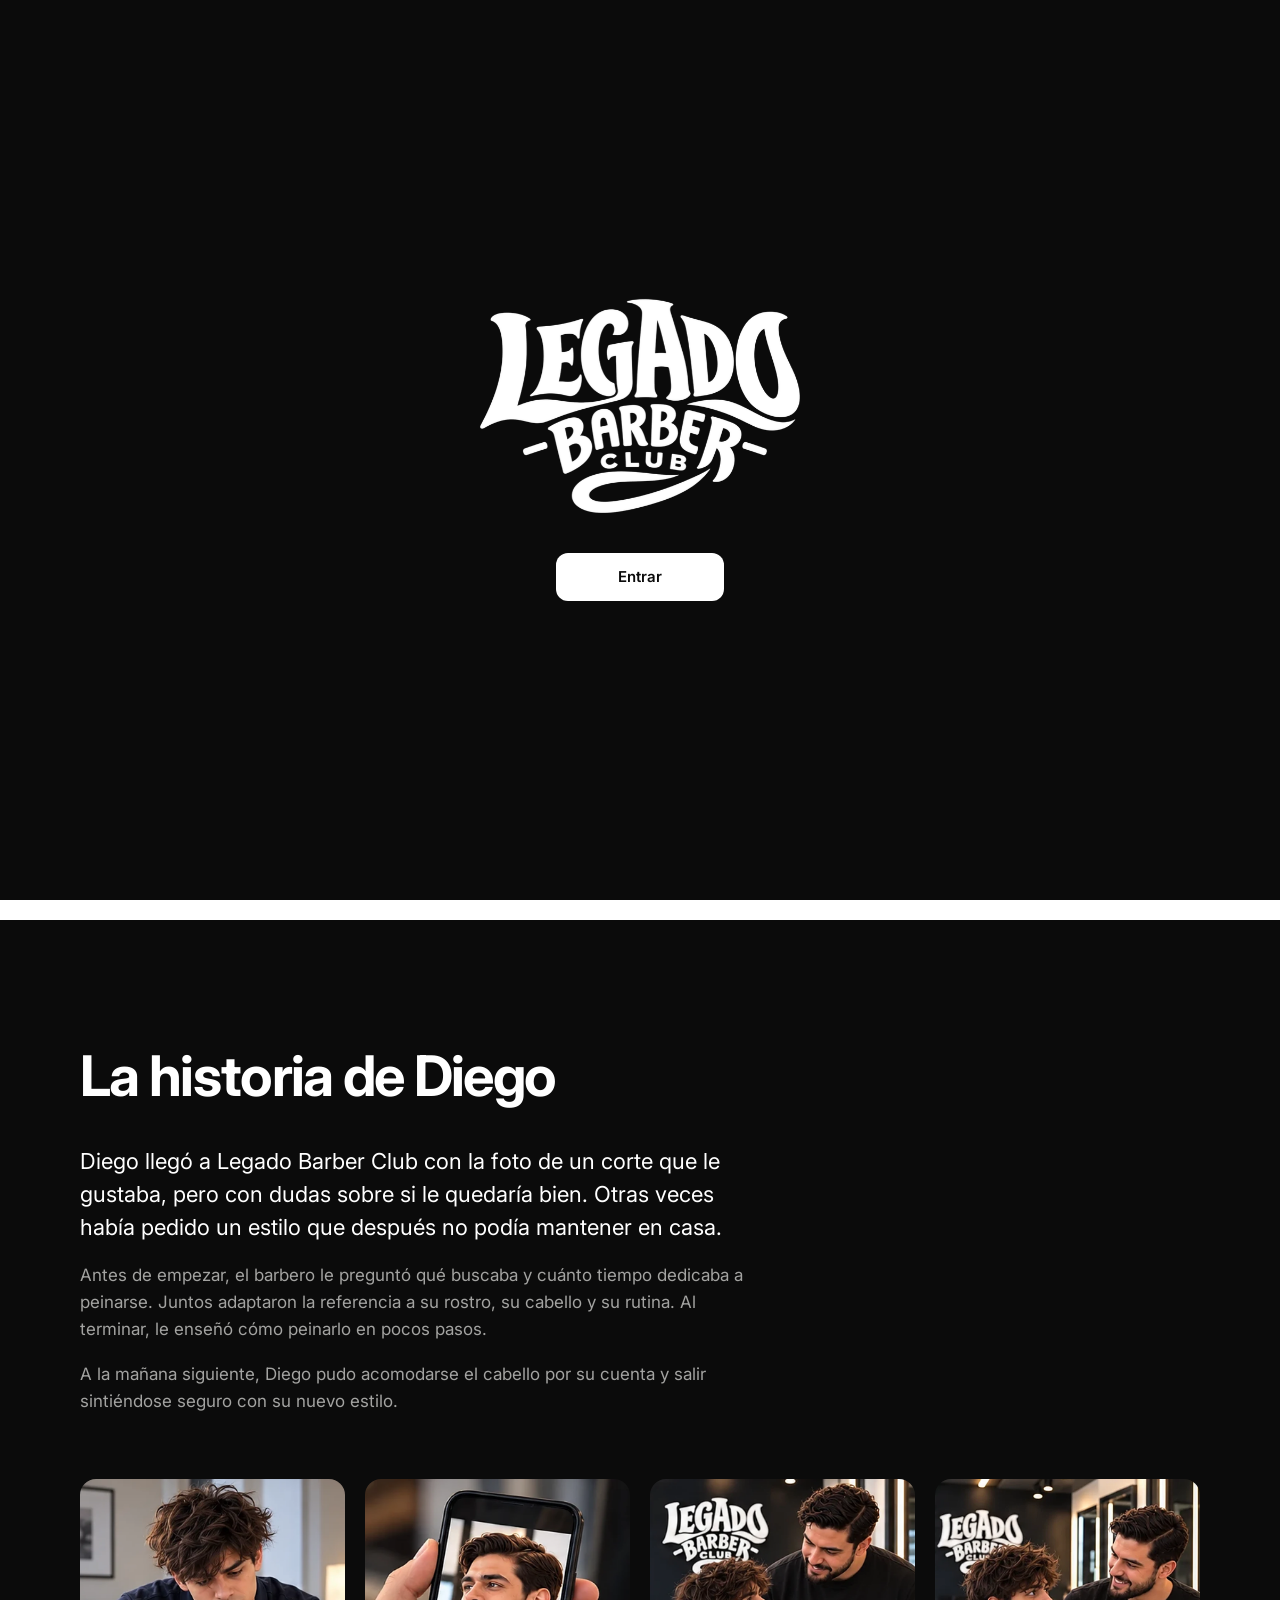
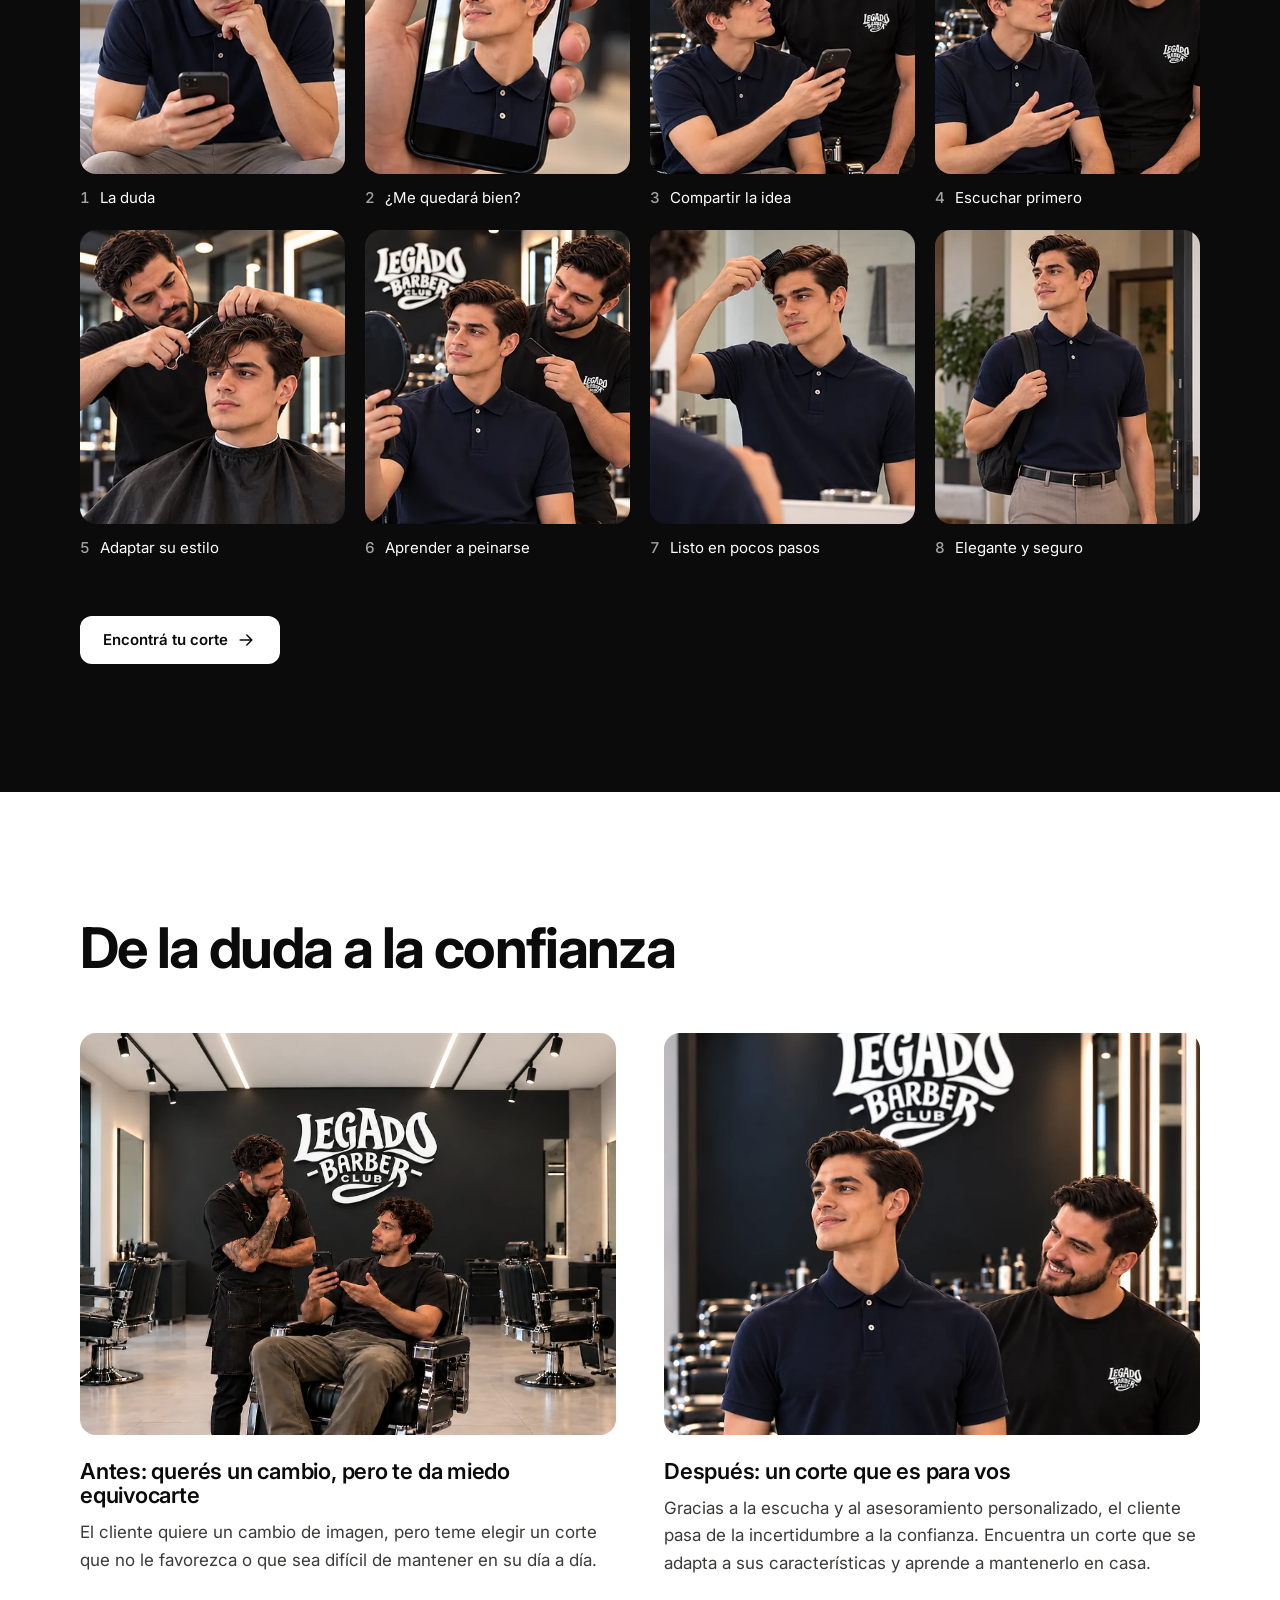
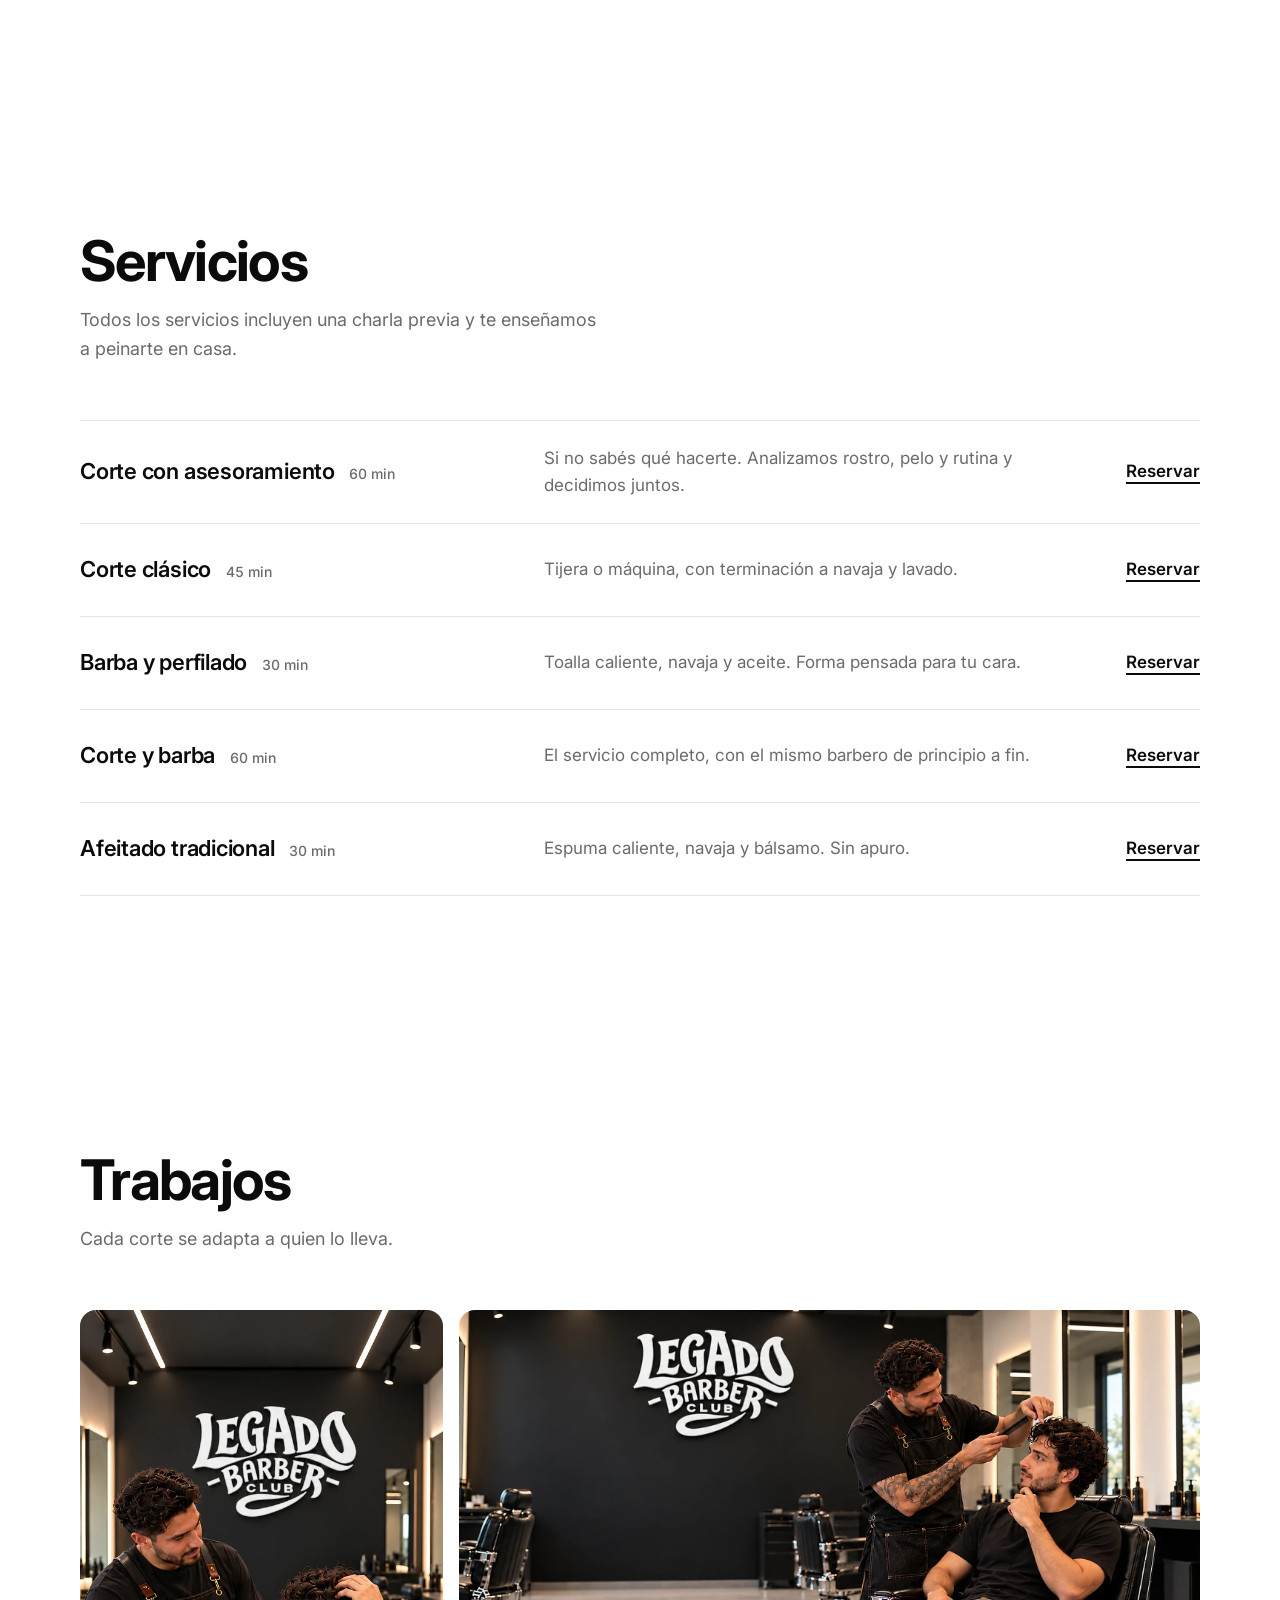
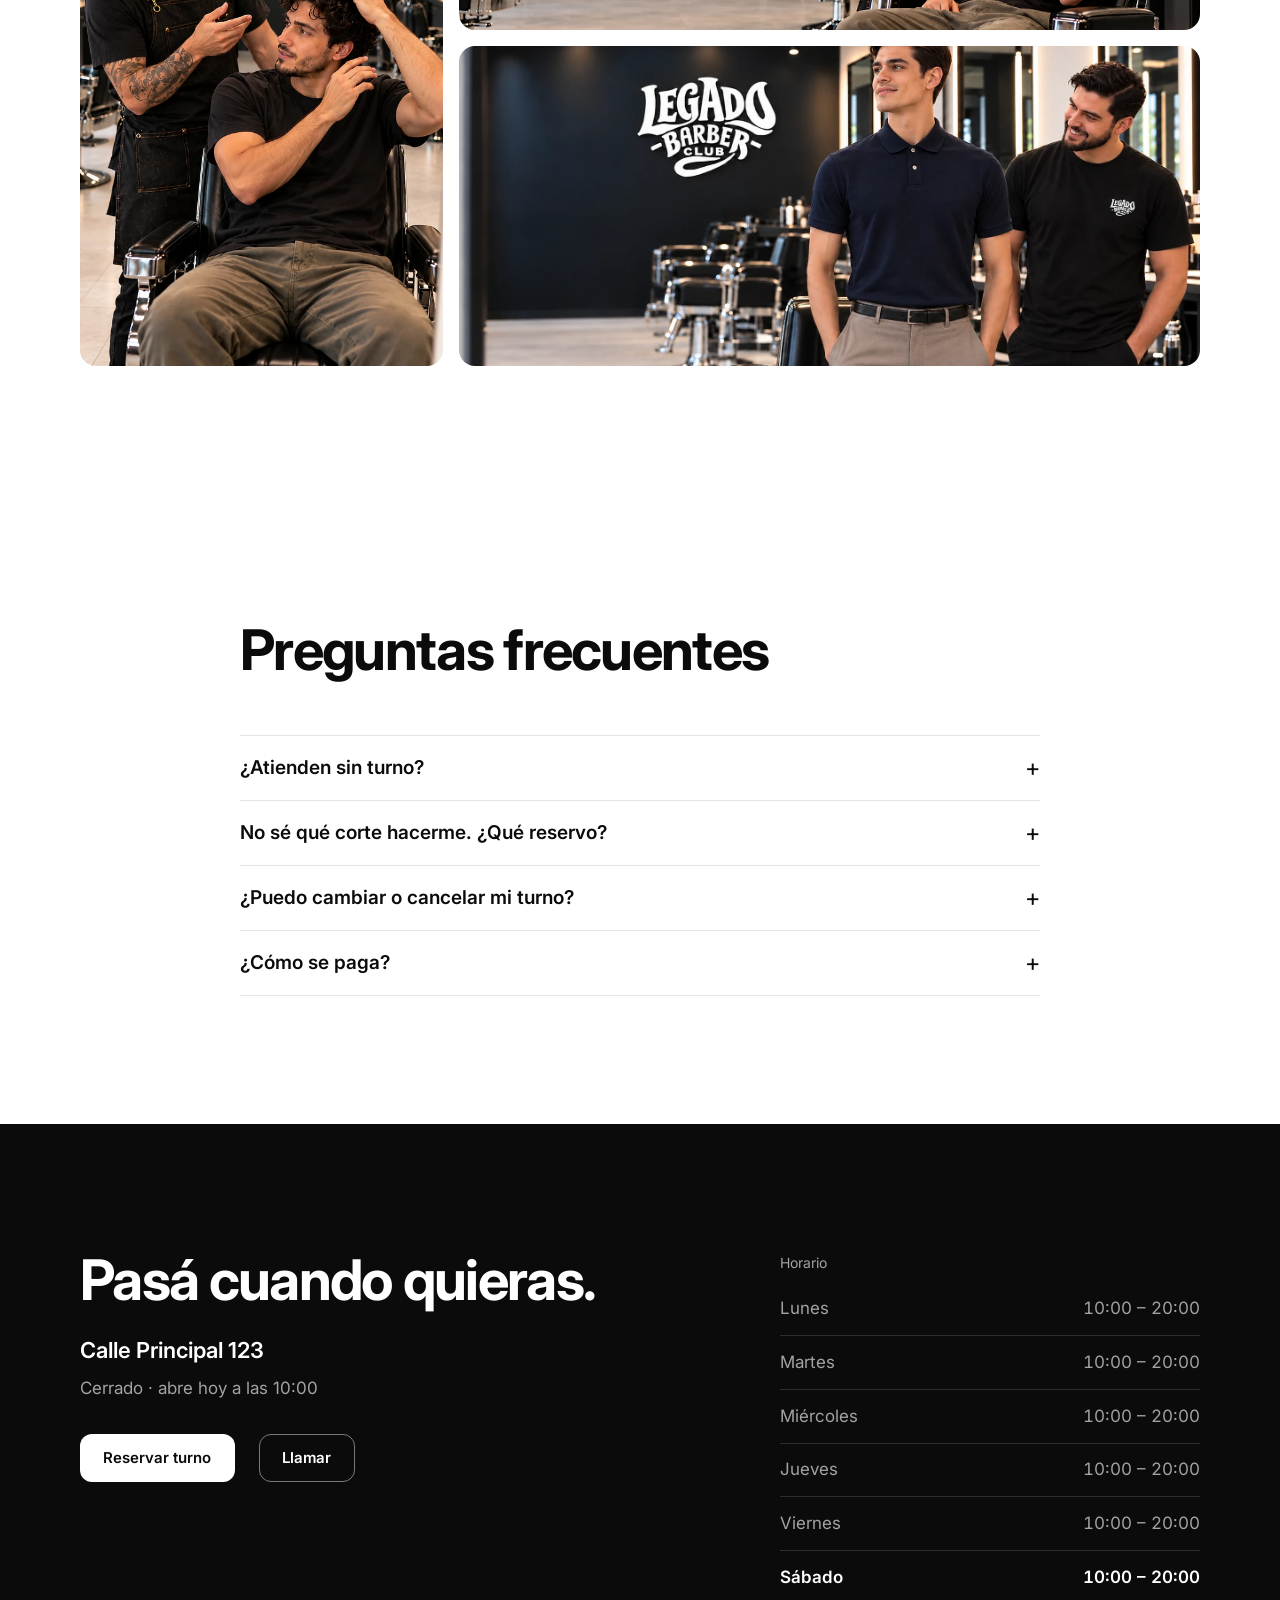
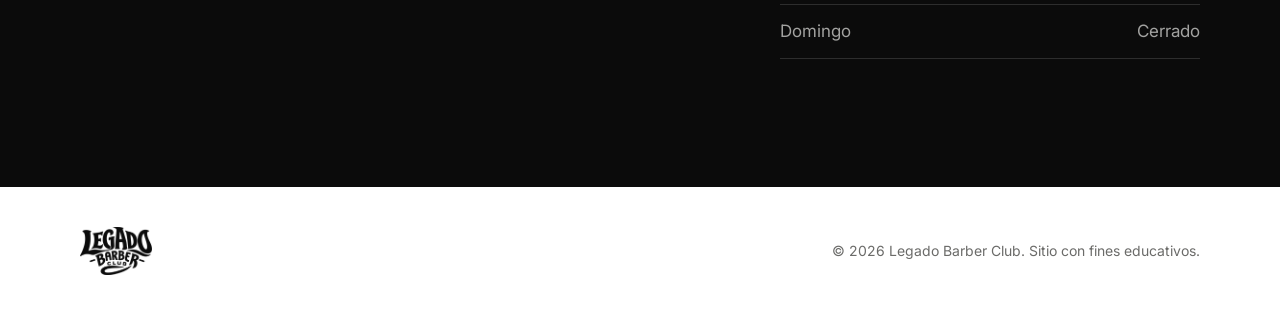
<file: index.html>
<!DOCTYPE html>
<html lang="es">
<head>
  <meta charset="UTF-8">
  <meta name="viewport" content="width=device-width, initial-scale=1.0, viewport-fit=cover">
  <title>Legado Barber Club · Barbería</title>
  <meta name="description" content="Legado Barber Club: barbería con asesoramiento. Te escuchamos, miramos tu rostro y tu rutina, y recién ahí cortamos. Reservá tu turno online.">
  <meta name="theme-color" content="#0b0b0b">
  <meta http-equiv="Cache-Control" content="no-cache, no-store, must-revalidate">
  <meta http-equiv="Pragma" content="no-cache">
  <link rel="icon" href="img/logo.jpg">
  <link rel="apple-touch-icon" href="img/logo.jpg">
  <link rel="preconnect" href="https://fonts.googleapis.com">
  <link rel="preconnect" href="https://fonts.gstatic.com" crossorigin>
  <link rel="stylesheet" href="https://fonts.googleapis.com/css2?family=Inter:wght@400;500;600;700&display=swap">
  <link rel="stylesheet" href="styles.css?v=web14">
</head>
<body>
  <!-- Íconos (un solo set, trazo 1.75) -->
  <svg width="0" height="0" style="position:absolute" aria-hidden="true">
    <symbol id="i-inicio" viewBox="0 0 24 24"><path d="M3 10.5 12 3l9 7.5V20a1 1 0 0 1-1 1h-5v-6H9v6H4a1 1 0 0 1-1-1z"/></symbol>
    <symbol id="i-tijera" viewBox="0 0 24 24"><circle cx="6" cy="6" r="3"/><circle cx="6" cy="18" r="3"/><path d="M8.6 7.6 20 19M8.6 16.4 20 5"/></symbol>
    <symbol id="i-calendario" viewBox="0 0 24 24"><rect x="3" y="5" width="18" height="16" rx="2"/><path d="M3 10h18M8 3v4M16 3v4"/></symbol>
    <symbol id="i-ubicacion" viewBox="0 0 24 24"><path d="M12 21s-7-6.2-7-11.5a7 7 0 0 1 14 0C19 14.8 12 21 12 21z"/><circle cx="12" cy="9.5" r="2.5"/></symbol>
    <symbol id="i-flecha" viewBox="0 0 24 24"><path d="M5 12h14M13 6l6 6-6 6"/></symbol>
    <symbol id="i-volver" viewBox="0 0 24 24"><path d="M19 12H5M11 6l-6 6 6 6"/></symbol>
    <symbol id="i-check" viewBox="0 0 24 24"><path d="m5 12.5 4.5 4.5L19 7.5"/></symbol>
    <symbol id="i-pregunta" viewBox="0 0 24 24"><circle cx="12" cy="12" r="9"/><path d="M9.5 9.3a2.6 2.6 0 0 1 5 .9c0 1.7-2.5 2.3-2.5 3.8M12 17.2v.1"/></symbol>
  </svg>

  <!-- Pantalla de ingreso: se muestra una vez por sesión (script.js) -->
  <div class="ingreso" id="ingreso" hidden>
    <div class="ingreso-contenido">
      <img class="ingreso-logo" src="img/logo-blanco.png" alt="Legado Barber Club" width="600" height="402">
      <div class="ingreso-acciones">
        <button type="button" class="btn btn-claro" id="entrar">Entrar</button>
      </div>
    </div>
  </div>

  <header class="cabecera">
    <div class="cabecera-fila">
      <a href="#inicio" class="logo" aria-label="Legado Barber Club, ir al inicio">
        <img src="img/logo-blanco.png" alt="" width="72" height="48">
      </a>
      <nav aria-label="Principal">
        <ul class="menu">
          <li><a href="#servicios">Servicios</a></li>
          <li><a href="#historia">Historia</a></li>
          <li><a href="#trabajos">Trabajos</a></li>
          <li><a href="#preguntas">Preguntas</a></li>
          <li><a href="#ubicacion">Ubicación</a></li>
        </ul>
      </nav>
      <span class="estado" data-estado>Horario</span>
      <a class="btn btn-claro btn-chico" href="reservar.html">Encontrá tu corte</a>
    </div>
  </header>

  <main>
    <!-- Portada -->
    <section class="portada contenedor" id="inicio">
      <div class="portada-texto">
        <h1>No todos los cortes favorecen a todos por igual.</h1>
        <p class="bajada">Tu tipo de rostro, tu cabello y hasta el tiempo que dedicás a peinarte importan. Por eso, antes de cortar, te escuchamos, analizamos qué te puede favorecer y te asesoramos.</p>
        <div class="acciones">
          <a class="btn btn-oscuro" href="reservar.html">Encontrá tu corte <svg class="ico"><use href="#i-flecha"/></svg></a>
          <a class="enlace" href="#servicios">Ver servicios</a>
        </div>
        <dl class="datos-rapidos">
          <div><dt>Horario</dt><dd>Lunes a sábado, 10 a 20 h</dd></div>
          <div><dt>Turnos</dt><dd>Franjas de una hora</dd></div>
          <div><dt>Ahora</dt><dd data-estado-largo>—</dd></div>
        </dl>
      </div>
      <figure class="portada-foto">
        <img src="img/espejo.webp" alt="Un cliente se mira al espejo de mano mientras el barbero le termina el peinado" width="2560" height="1441" fetchpriority="high">
      </figure>
    </section>

    <!-- Storytelling -->
    <section class="bloque-negro" id="historia">
      <div class="contenedor">
        <h2>La historia de Diego</h2>
        <div class="relato">
          <p>Diego llegó a Legado Barber Club con la foto de un corte que le gustaba, pero con dudas sobre si le quedaría bien. Otras veces había pedido un estilo que después no podía mantener en casa.</p>
          <p>Antes de empezar, el barbero le preguntó qué buscaba y cuánto tiempo dedicaba a peinarse. Juntos adaptaron la referencia a su rostro, su cabello y su rutina. Al terminar, le enseñó cómo peinarlo en pocos pasos.</p>
          <p>A la mañana siguiente, Diego pudo acomodarse el cabello por su cuenta y salir sintiéndose seguro con su nuevo estilo.</p>
        </div>
        <ol class="storyboard" aria-label="La historia de Diego en 8 momentos">
          <li><img src="img/historia/01.webp" alt="Diego, pensativo, mira su celular" width="744" height="824" loading="lazy"><span><b>1</b> La duda</span></li>
          <li><img src="img/historia/02.webp" alt="En el celular, la foto del corte que le gusta" width="748" height="824" loading="lazy"><span><b>2</b> ¿Me quedará bien?</span></li>
          <li><img src="img/historia/03.webp" alt="Diego le muestra la foto al barbero" width="750" height="824" loading="lazy"><span><b>3</b> Compartir la idea</span></li>
          <li><img src="img/historia/04.webp" alt="El barbero escucha lo que Diego busca" width="740" height="824" loading="lazy"><span><b>4</b> Escuchar primero</span></li>
          <li><img src="img/historia/05.webp" alt="El barbero corta adaptando el estilo" width="744" height="842" loading="lazy"><span><b>5</b> Adaptar su estilo</span></li>
          <li><img src="img/historia/06.webp" alt="El barbero le enseña a peinarse frente al espejo" width="748" height="842" loading="lazy"><span><b>6</b> Aprender a peinarse</span></li>
          <li><img src="img/historia/07.webp" alt="Diego se peina solo en casa" width="750" height="842" loading="lazy"><span><b>7</b> Listo en pocos pasos</span></li>
          <li><img src="img/historia/08.webp" alt="Diego sale seguro con su nuevo estilo" width="744" height="842" loading="lazy"><span><b>8</b> Elegante y seguro</span></li>
        </ol>
        <p class="deslizar">Deslizá para ver la historia</p>
        <div class="acciones"><a class="btn btn-claro" href="reservar.html">Encontrá tu corte <svg class="ico"><use href="#i-flecha"/></svg></a></div>
      </div>
    </section>

    <!-- Conflicto y transformación -->
    <section class="seccion contenedor" id="cambio">
      <div class="seccion-cabeza">
        <h2>De la duda a la confianza</h2>
      </div>
      <div class="cambio">
        <article>
          <img src="img/duda.webp" alt="Un cliente le muestra al barbero, en su celular, la foto de un corte que no sabe si le quedará bien" width="2000" height="1126" loading="lazy">
          <h3>Antes: querés un cambio, pero te da miedo equivocarte</h3>
          <p>El cliente quiere un cambio de imagen, pero teme elegir un corte que no le favorezca o que sea difícil de mantener en su día a día.</p>
        </article>
        <article>
          <img src="img/resultado-movil.webp" alt="El mismo cliente, con su corte nuevo, sonríe junto a su barbero" width="1290" height="2292" loading="lazy">
          <h3>Después: un corte que es para vos</h3>
          <p>Gracias a la escucha y al asesoramiento personalizado, el cliente pasa de la incertidumbre a la confianza. Encuentra un corte que se adapta a sus características y aprende a mantenerlo en casa.</p>
        </article>
      </div>
    </section>

    <!-- Servicios -->
    <section class="seccion contenedor" id="servicios">
      <div class="seccion-cabeza">
        <h2>Servicios</h2>
        <p>Todos los servicios incluyen una charla previa y te enseñamos a peinarte en casa.</p>
      </div>
      <ul class="servicios">
        <li>
          <div class="servicio-nombre"><h3>Corte con asesoramiento</h3><span class="duracion">60 min</span></div>
          <p>Si no sabés qué hacerte. Analizamos rostro, pelo y rutina y decidimos juntos.</p>
          <a class="enlace" href="reservar.html?servicio=Corte%20con%20asesoramiento">Reservar</a>
        </li>
        <li>
          <div class="servicio-nombre"><h3>Corte clásico</h3><span class="duracion">45 min</span></div>
          <p>Tijera o máquina, con terminación a navaja y lavado.</p>
          <a class="enlace" href="reservar.html?servicio=Corte%20cl%C3%A1sico">Reservar</a>
        </li>
        <li>
          <div class="servicio-nombre"><h3>Barba y perfilado</h3><span class="duracion">30 min</span></div>
          <p>Toalla caliente, navaja y aceite. Forma pensada para tu cara.</p>
          <a class="enlace" href="reservar.html?servicio=Barba%20y%20perfilado">Reservar</a>
        </li>
        <li>
          <div class="servicio-nombre"><h3>Corte y barba</h3><span class="duracion">60 min</span></div>
          <p>El servicio completo, con el mismo barbero de principio a fin.</p>
          <a class="enlace" href="reservar.html?servicio=Corte%20y%20barba">Reservar</a>
        </li>
        <li>
          <div class="servicio-nombre"><h3>Afeitado tradicional</h3><span class="duracion">30 min</span></div>
          <p>Espuma caliente, navaja y bálsamo. Sin apuro.</p>
          <a class="enlace" href="reservar.html?servicio=Afeitado%20tradicional">Reservar</a>
        </li>
      </ul>
    </section>

    <!-- Trabajos -->
    <section class="seccion contenedor" id="trabajos">
      <div class="seccion-cabeza">
        <h2>Trabajos</h2>
        <p>Cada corte se adapta a quien lo lleva.</p>
      </div>
      <div class="galeria">
        <figure class="g-alta"><img src="img/trabajo-consulta.webp" alt="El barbero conversa con un cliente antes de empezar el corte" width="1200" height="2132" loading="lazy"></figure>
        <figure class="g-ancha"><img src="img/trabajo-peinado.webp" alt="El barbero peina y ajusta un corte con rulos" width="2000" height="1126" loading="lazy"></figure>
        <figure class="g-ancha"><img src="img/resultado.webp" alt="Cliente sonriente con su corte nuevo en el salón" width="1672" height="941" loading="lazy"></figure>
      </div>
    </section>

    <!-- Preguntas -->
    <section class="seccion contenedor angosto" id="preguntas">
      <div class="seccion-cabeza">
        <h2>Preguntas frecuentes</h2>
      </div>
      <div class="preguntas">
        <details>
          <summary>¿Atienden sin turno?</summary>
          <p>Sí, si hay un sillón libre. Con turno te asegurás el horario y el barbero que prefieras.</p>
        </details>
        <details>
          <summary>No sé qué corte hacerme. ¿Qué reservo?</summary>
          <p>El corte con asesoramiento. Dura un poco más porque antes de empezar lo definimos juntos.</p>
        </details>
        <details>
          <summary>¿Puedo cambiar o cancelar mi turno?</summary>
          <p>Sí, hasta 2 horas antes. Respondé el mensaje de confirmación que te mandamos por WhatsApp.</p>
        </details>
        <details>
          <summary>¿Cómo se paga?</summary>
          <p>En el local, con efectivo, débito, crédito o transferencia.</p>
        </details>
      </div>
    </section>

    <!-- Ubicación -->
    <section class="bloque-negro" id="ubicacion">
      <div class="contenedor ubicacion">
        <div>
          <h2>Pasá cuando quieras.</h2>
          <p class="direccion">Calle Principal 123</p>
          <p class="estado-grande" data-estado-largo>—</p>
          <div class="acciones">
            <a class="btn btn-claro" href="reservar.html">Reservar turno</a>
            <a class="btn btn-borde-claro" href="tel:+541123456789">Llamar</a>
          </div>
        </div>
        <table class="horario">
          <caption>Horario</caption>
          <tbody>
            <tr data-dia="1"><th scope="row">Lunes</th><td>10:00 – 20:00</td></tr>
            <tr data-dia="2"><th scope="row">Martes</th><td>10:00 – 20:00</td></tr>
            <tr data-dia="3"><th scope="row">Miércoles</th><td>10:00 – 20:00</td></tr>
            <tr data-dia="4"><th scope="row">Jueves</th><td>10:00 – 20:00</td></tr>
            <tr data-dia="5"><th scope="row">Viernes</th><td>10:00 – 20:00</td></tr>
            <tr data-dia="6"><th scope="row">Sábado</th><td>10:00 – 20:00</td></tr>
            <tr data-dia="0"><th scope="row">Domingo</th><td>Cerrado</td></tr>
          </tbody>
        </table>
      </div>
    </section>
  </main>

  <footer class="pie contenedor">
    <img src="img/logo-negro.png" alt="Legado Barber Club" width="90" height="60" class="pie-logo">
    <p>© 2026 Legado Barber Club. Sitio con fines educativos.</p>
  </footer>

  <!-- Barra inferior tipo app (solo celular) -->
  <nav class="tabbar" aria-label="Accesos rápidos">
    <a href="#inicio" data-tab="inicio"><svg class="ico"><use href="#i-inicio"/></svg>Inicio</a>
    <a href="#servicios" data-tab="servicios"><svg class="ico"><use href="#i-tijera"/></svg>Servicios</a>
    <a href="reservar.html" data-tab="reservar"><svg class="ico"><use href="#i-calendario"/></svg>Reservar</a>
    <a href="#ubicacion" data-tab="ubicacion"><svg class="ico"><use href="#i-ubicacion"/></svg>Ubicación</a>
  </nav>

  <script src="script.js?v=web14"></script>
</body>
</html>
</file>
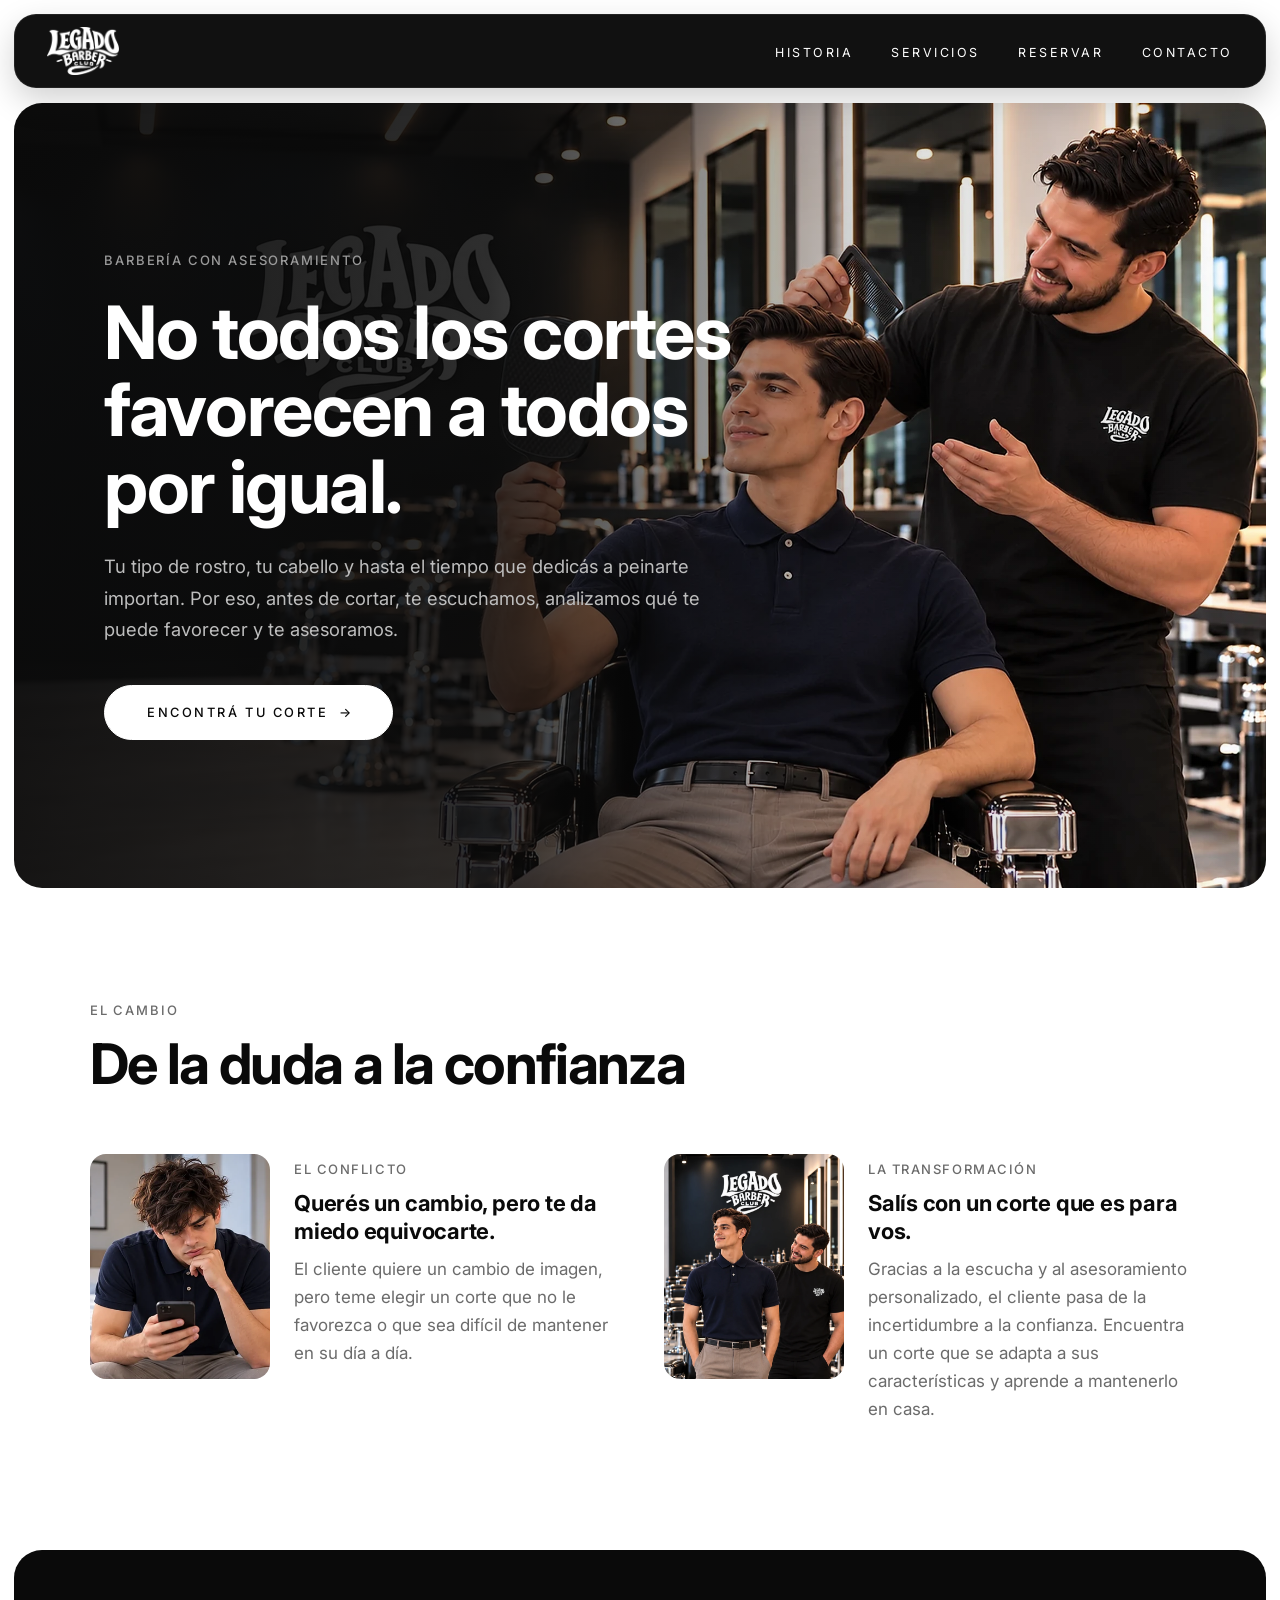
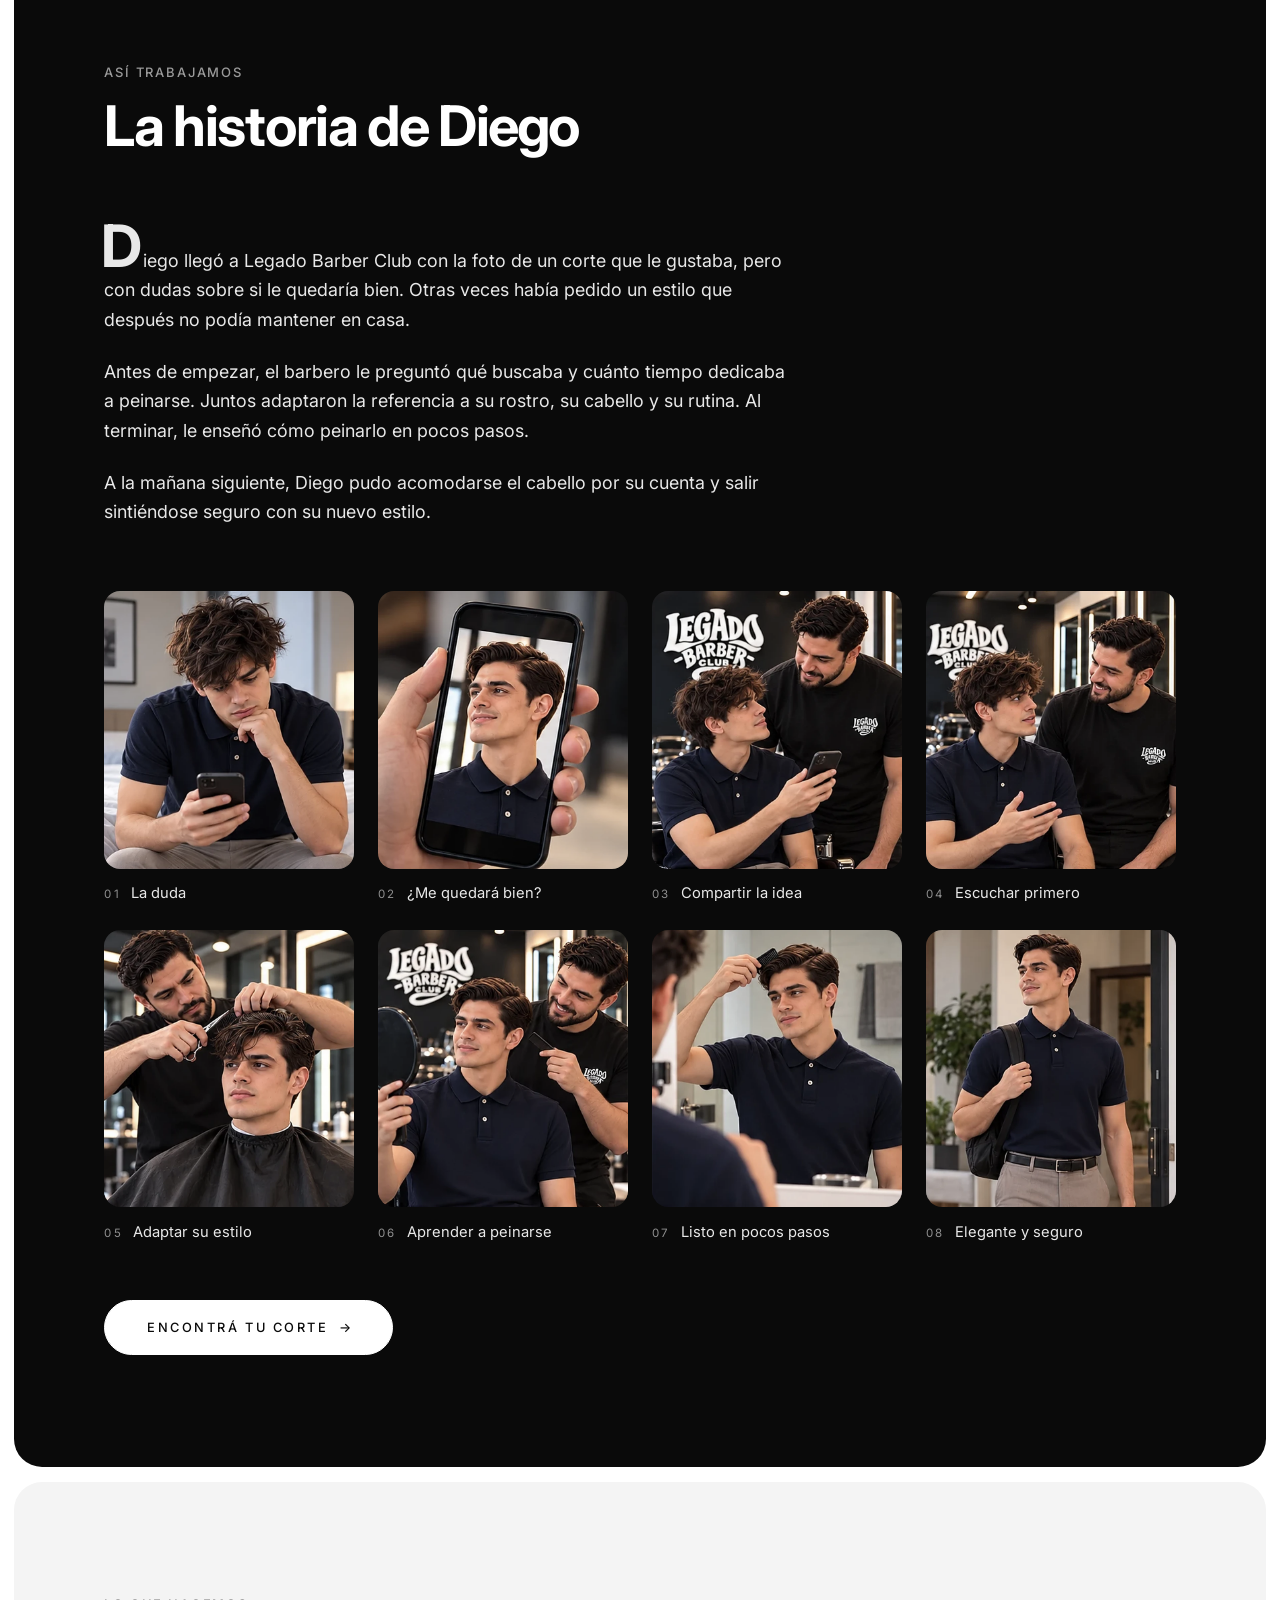
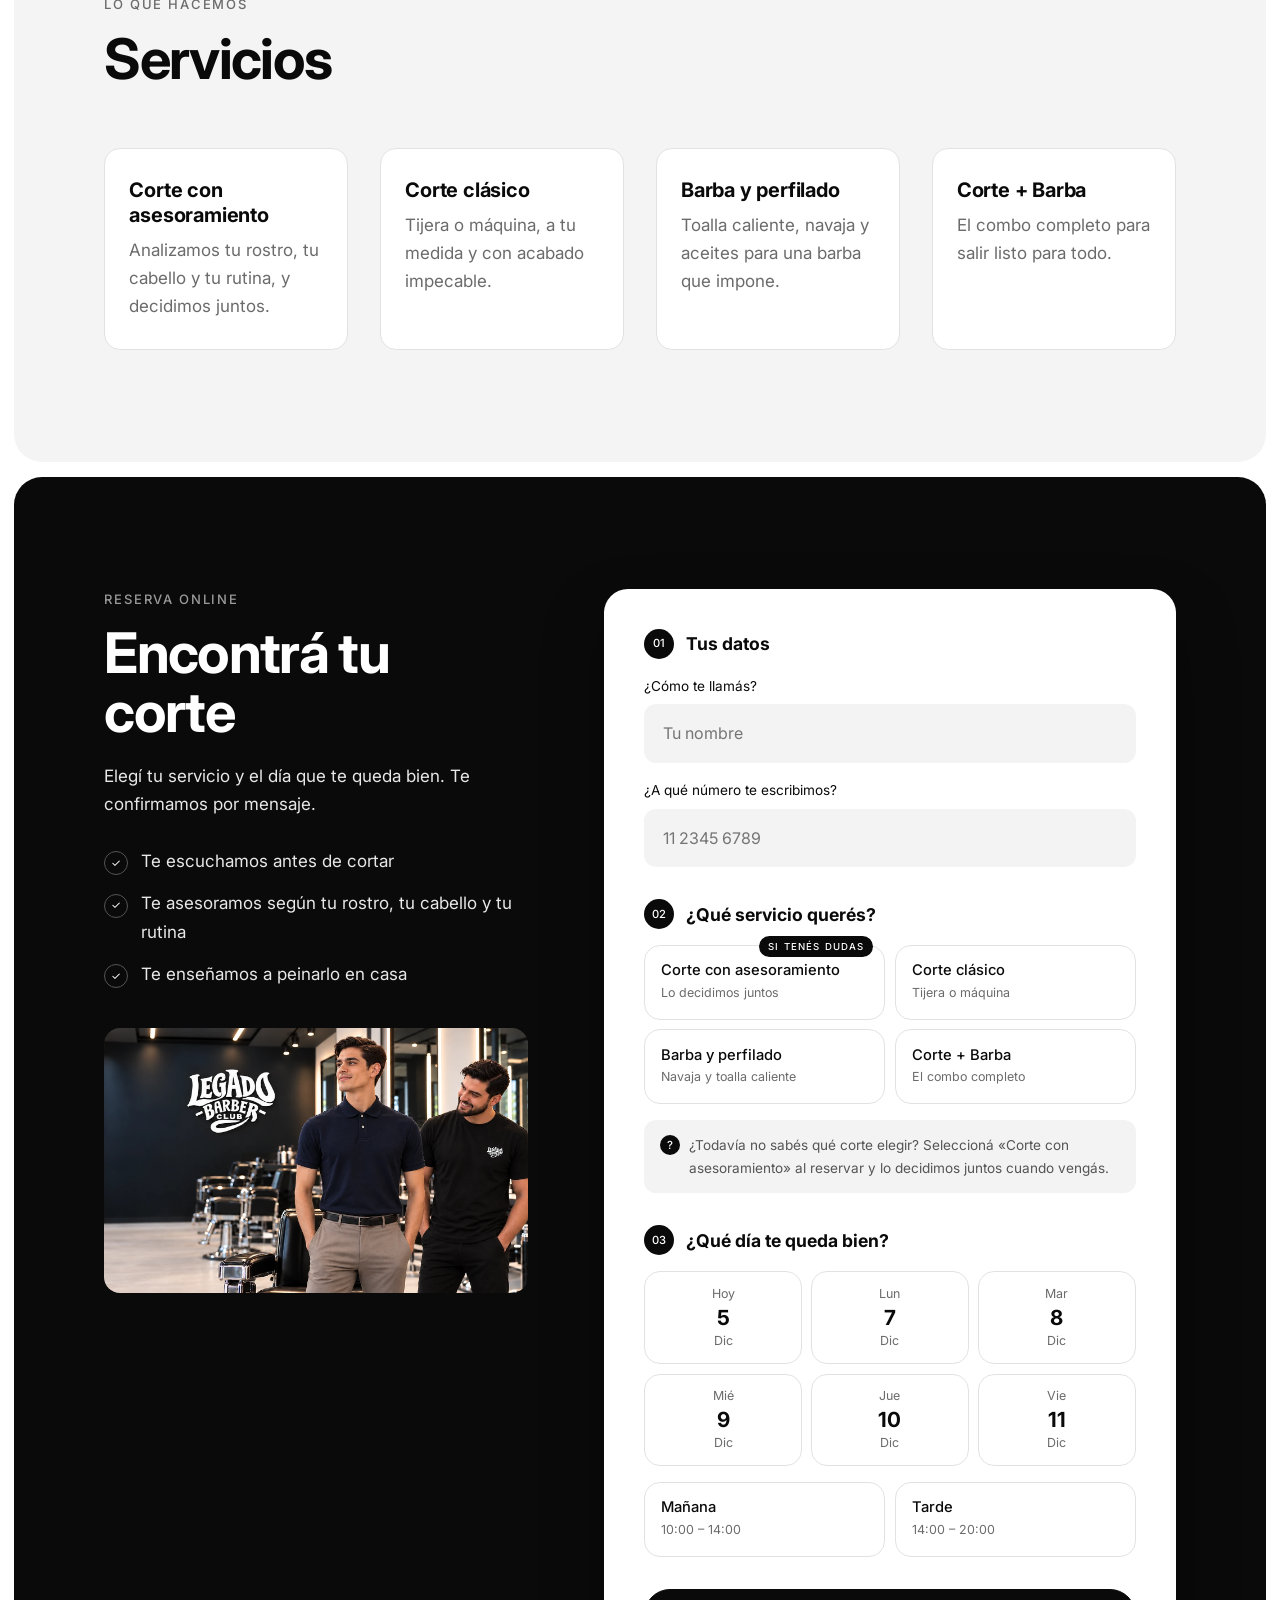
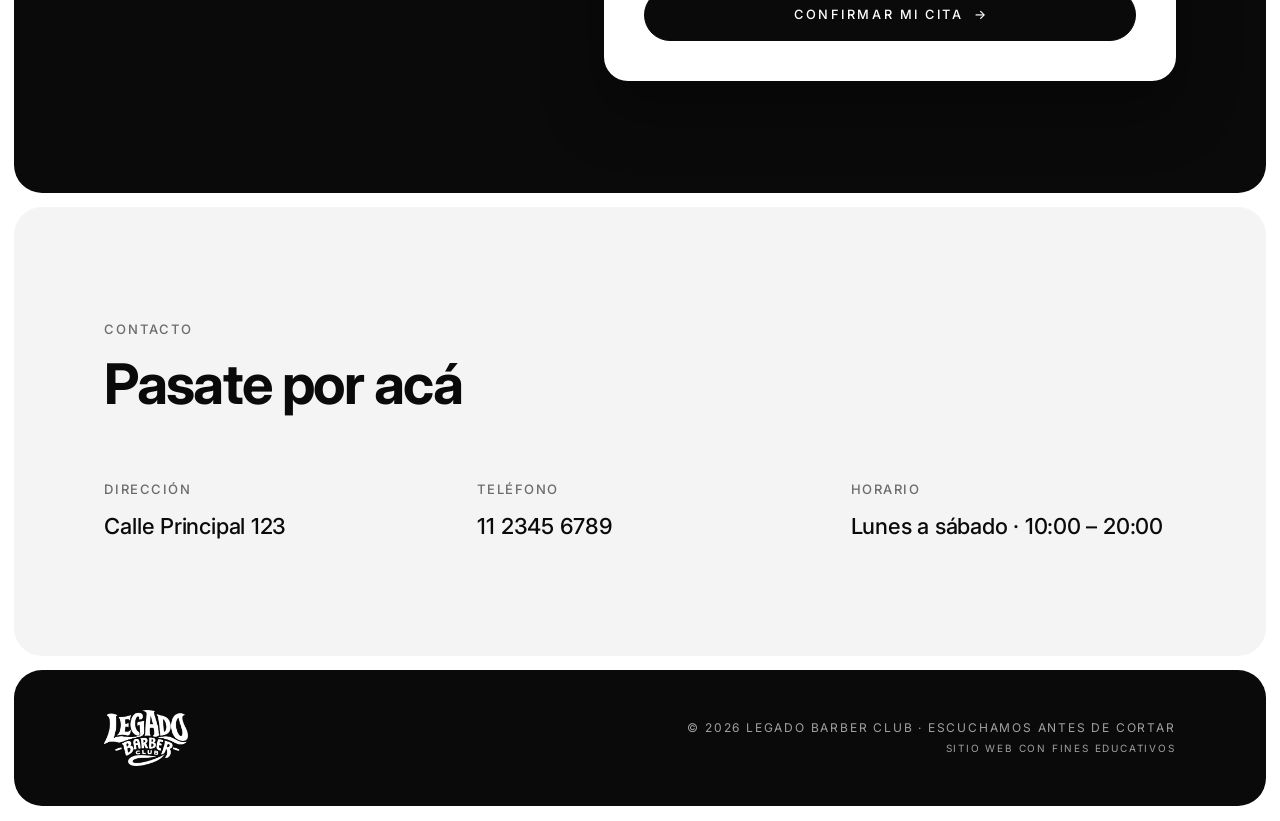
<file: tarea/index.html>
<!DOCTYPE html>
<html lang="es">
<head>
  <meta charset="UTF-8">
  <meta name="viewport" content="width=device-width, initial-scale=1.0">
  <title>Legado Barber Club</title>
  <meta name="description" content="Legado Barber Club: te escuchamos, analizamos qué te favorece y te asesoramos antes de cortar.">
  <meta name="theme-color" content="#ffffff">
  <link rel="icon" href="../img/logo.jpg">
  <link rel="apple-touch-icon" href="../img/logo.jpg">
  <link rel="stylesheet" href="styles.css?v=20261022g">
</head>
<body>
  <header>
    <nav>
      <a href="#inicio" class="logo"><img src="../img/logo-blanco.png" alt="Legado Barber Club" width="72" height="48"></a>
      <button type="button" class="menu-toggle" aria-label="Abrir menú" aria-expanded="false"><span></span></button>
      <ul>
        <li><a href="#historia">Historia</a></li>
        <li><a href="#servicios">Servicios</a></li>
        <li><a href="#reservar">Reservar</a></li>
        <li><a href="#contacto">Contacto</a></li>
      </ul>
    </nav>
  </header>

  <!-- 1. COPYWRITING + 2. MICROCOPY -->
  <section id="inicio" class="hero">
    <div class="hero-contenido">
    <span class="eyebrow">Barbería con asesoramiento</span>
    <h1>No todos los cortes favorecen a todos por igual.</h1>
    <p class="hero-texto">Tu tipo de rostro, tu cabello y hasta el tiempo que dedicás a peinarte importan. Por eso, antes de cortar, te escuchamos, analizamos qué te puede favorecer y te asesoramos.</p>
    <a href="#reservar" class="btn">Encontrá tu corte</a>
    </div>
  </section>

  <!-- 5. CONFLICTO y 6. TRANSFORMACIÓN -->
  <section id="cambio" class="seccion">
    <span class="eyebrow">El cambio</span>
    <h2>De la duda a la confianza</h2>
    <div class="historia">
      <article class="caso">
        <img src="../img/historia/01.webp" alt="Diego mira su celular, con dudas sobre qué corte hacerse" width="374" height="412" loading="lazy">
        <div>
          <span class="paso">El conflicto</span>
          <h3>Querés un cambio, pero te da miedo equivocarte.</h3>
          <p>El cliente quiere un cambio de imagen, pero teme elegir un corte que no le favorezca o que sea difícil de mantener en su día a día.</p>
        </div>
      </article>
      <article class="caso">
        <img src="../img/resultado-movil.webp" alt="Diego, con su nuevo corte, sonríe junto a su barbero" width="941" height="1672" loading="lazy">
        <div>
          <span class="paso">La transformación</span>
          <h3>Salís con un corte que es para vos.</h3>
          <p>Gracias a la escucha y al asesoramiento personalizado, el cliente pasa de la incertidumbre a la confianza. Encuentra un corte que se adapta a sus características y aprende a mantenerlo en casa.</p>
        </div>
      </article>
    </div>
  </section>

  <!-- 4. STORYTELLING -->
  <section id="historia" class="seccion oscura">
    <span class="eyebrow">Así trabajamos</span>
    <h2>La historia de Diego</h2>
    <div class="relato">
      <p>Diego llegó a Legado Barber Club con la foto de un corte que le gustaba, pero con dudas sobre si le quedaría bien. Otras veces había pedido un estilo que después no podía mantener en casa.</p>
      <p>Antes de empezar, el barbero le preguntó qué buscaba y cuánto tiempo dedicaba a peinarse. Juntos adaptaron la referencia a su rostro, su cabello y su rutina. Al terminar, le enseñó cómo peinarlo en pocos pasos.</p>
      <p>A la mañana siguiente, Diego pudo acomodarse el cabello por su cuenta y salir sintiéndose seguro con su nuevo estilo.</p>
    </div>
    <ol class="storyboard" aria-label="La historia de Diego en 8 momentos">
      <li><figure><img src="../img/historia/01.webp" alt="Diego, pensativo, mira su celular" width="374" height="412" loading="lazy"><figcaption><span>01</span> La duda</figcaption></figure></li>
      <li><figure><img src="../img/historia/02.webp" alt="En el celular, la foto del corte que le gusta" width="376" height="412" loading="lazy"><figcaption><span>02</span> ¿Me quedará bien?</figcaption></figure></li>
      <li><figure><img src="../img/historia/03.webp" alt="Diego le muestra la foto al barbero" width="377" height="412" loading="lazy"><figcaption><span>03</span> Compartir la idea</figcaption></figure></li>
      <li><figure><img src="../img/historia/04.webp" alt="El barbero escucha lo que Diego busca" width="372" height="412" loading="lazy"><figcaption><span>04</span> Escuchar primero</figcaption></figure></li>
      <li><figure><img src="../img/historia/05.webp" alt="El barbero corta adaptando el estilo" width="374" height="421" loading="lazy"><figcaption><span>05</span> Adaptar su estilo</figcaption></figure></li>
      <li><figure><img src="../img/historia/06.webp" alt="El barbero le enseña a peinarse frente al espejo" width="376" height="421" loading="lazy"><figcaption><span>06</span> Aprender a peinarse</figcaption></figure></li>
      <li><figure><img src="../img/historia/07.webp" alt="Diego se peina solo en casa" width="377" height="421" loading="lazy"><figcaption><span>07</span> Listo en pocos pasos</figcaption></figure></li>
      <li><figure><img src="../img/historia/08.webp" alt="Diego sale seguro con su nuevo estilo" width="372" height="421" loading="lazy"><figcaption><span>08</span> Elegante y seguro</figcaption></figure></li>
    </ol>
    <p class="deslizar" aria-hidden="true">Deslizá para ver la historia →</p>
    <a href="#reservar" class="btn">Encontrá tu corte</a>
  </section>

  <section id="servicios" class="seccion gris">
    <span class="eyebrow">Lo que hacemos</span>
    <h2>Servicios</h2>
    <div class="tarjetas">
      <article><h3>Corte con asesoramiento</h3><p>Analizamos tu rostro, tu cabello y tu rutina, y decidimos juntos.</p></article>
      <article><h3>Corte clásico</h3><p>Tijera o máquina, a tu medida y con acabado impecable.</p></article>
      <article><h3>Barba y perfilado</h3><p>Toalla caliente, navaja y aceites para una barba que impone.</p></article>
      <article><h3>Corte + Barba</h3><p>El combo completo para salir listo para todo.</p></article>
    </div>
  </section>

  <!-- 3. UX WRITING: ayuda en la reserva -->
  <section id="reservar" class="seccion oscura reserva">
    <div class="reserva-grid">
      <div class="reserva-info">
        <span class="eyebrow">Reserva online</span>
        <h2>Encontrá tu corte</h2>
        <p>Elegí tu servicio y el día que te queda bien. Te confirmamos por mensaje.</p>
        <ul class="beneficios">
          <li>Te escuchamos antes de cortar</li>
          <li>Te asesoramos según tu rostro, tu cabello y tu rutina</li>
          <li>Te enseñamos a peinarlo en casa</li>
        </ul>
        <img class="reserva-foto" src="../img/resultado.webp" alt="Diego sonríe con su nuevo corte junto a su barbero" width="1672" height="941" loading="lazy">
      </div>

      <form id="form-reserva" class="tarjeta-form" novalidate>
        <fieldset>
          <legend><span class="num">01</span> Tus datos</legend>
          <label>¿Cómo te llamás?
            <input type="text" name="nombre" placeholder="Tu nombre" autocomplete="given-name" required>
          </label>
          <label>¿A qué número te escribimos?
            <input type="tel" name="telefono" placeholder="11 2345 6789" inputmode="tel" autocomplete="tel" required>
          </label>
        </fieldset>

        <fieldset>
          <legend><span class="num">02</span> ¿Qué servicio querés?</legend>
          <div class="opciones servicios">
            <label class="opcion">
              <input type="radio" name="servicio" value="Corte con asesoramiento">
              <span><em class="badge">Si tenés dudas</em><strong>Corte con asesoramiento</strong><small>Lo decidimos juntos</small></span>
            </label>
            <label class="opcion">
              <input type="radio" name="servicio" value="Corte clásico">
              <span><strong>Corte clásico</strong><small>Tijera o máquina</small></span>
            </label>
            <label class="opcion">
              <input type="radio" name="servicio" value="Barba y perfilado">
              <span><strong>Barba y perfilado</strong><small>Navaja y toalla caliente</small></span>
            </label>
            <label class="opcion">
              <input type="radio" name="servicio" value="Corte + Barba">
              <span><strong>Corte + Barba</strong><small>El combo completo</small></span>
            </label>
          </div>
          <p class="ayuda">¿Todavía no sabés qué corte elegir? Seleccioná «Corte con asesoramiento» al reservar y lo decidimos juntos cuando vengás.</p>
        </fieldset>

        <fieldset>
          <legend><span class="num">03</span> ¿Qué día te queda bien?</legend>
          <!-- Los próximos días abiertos se generan en script.js -->
          <div class="opciones dias" id="dias"></div>
          <div class="opciones franjas">
            <label class="opcion">
              <input type="radio" name="franja" value="a la mañana">
              <span><strong>Mañana</strong><small>10:00 – 14:00</small></span>
            </label>
            <label class="opcion">
              <input type="radio" name="franja" value="a la tarde">
              <span><strong>Tarde</strong><small>14:00 – 20:00</small></span>
            </label>
          </div>
        </fieldset>

        <button type="submit" class="btn btn-negro btn-bloque">Confirmar mi cita</button>
        <p id="mensaje" role="status" aria-live="polite"></p>
      </form>
    </div>
  </section>

  <section id="contacto" class="seccion gris">
    <span class="eyebrow">Contacto</span>
    <h2>Pasate por acá</h2>
    <div class="datos">
      <div><span class="paso">Dirección</span><p>Calle Principal 123</p></div>
      <div><span class="paso">Teléfono</span><p>11 2345 6789</p></div>
      <div><span class="paso">Horario</span><p>Lunes a sábado · 10:00 – 20:00</p></div>
    </div>
  </section>

  <footer>
    <img src="../img/logo-blanco.png" alt="Legado Barber Club" width="84" height="56">
    <p>© 2026 Legado Barber Club · Escuchamos antes de cortar<br><small>Sitio web con fines educativos</small></p>
  </footer>

  <script src="script.js?v=20261022g"></script>
</body>
</html>
</file>
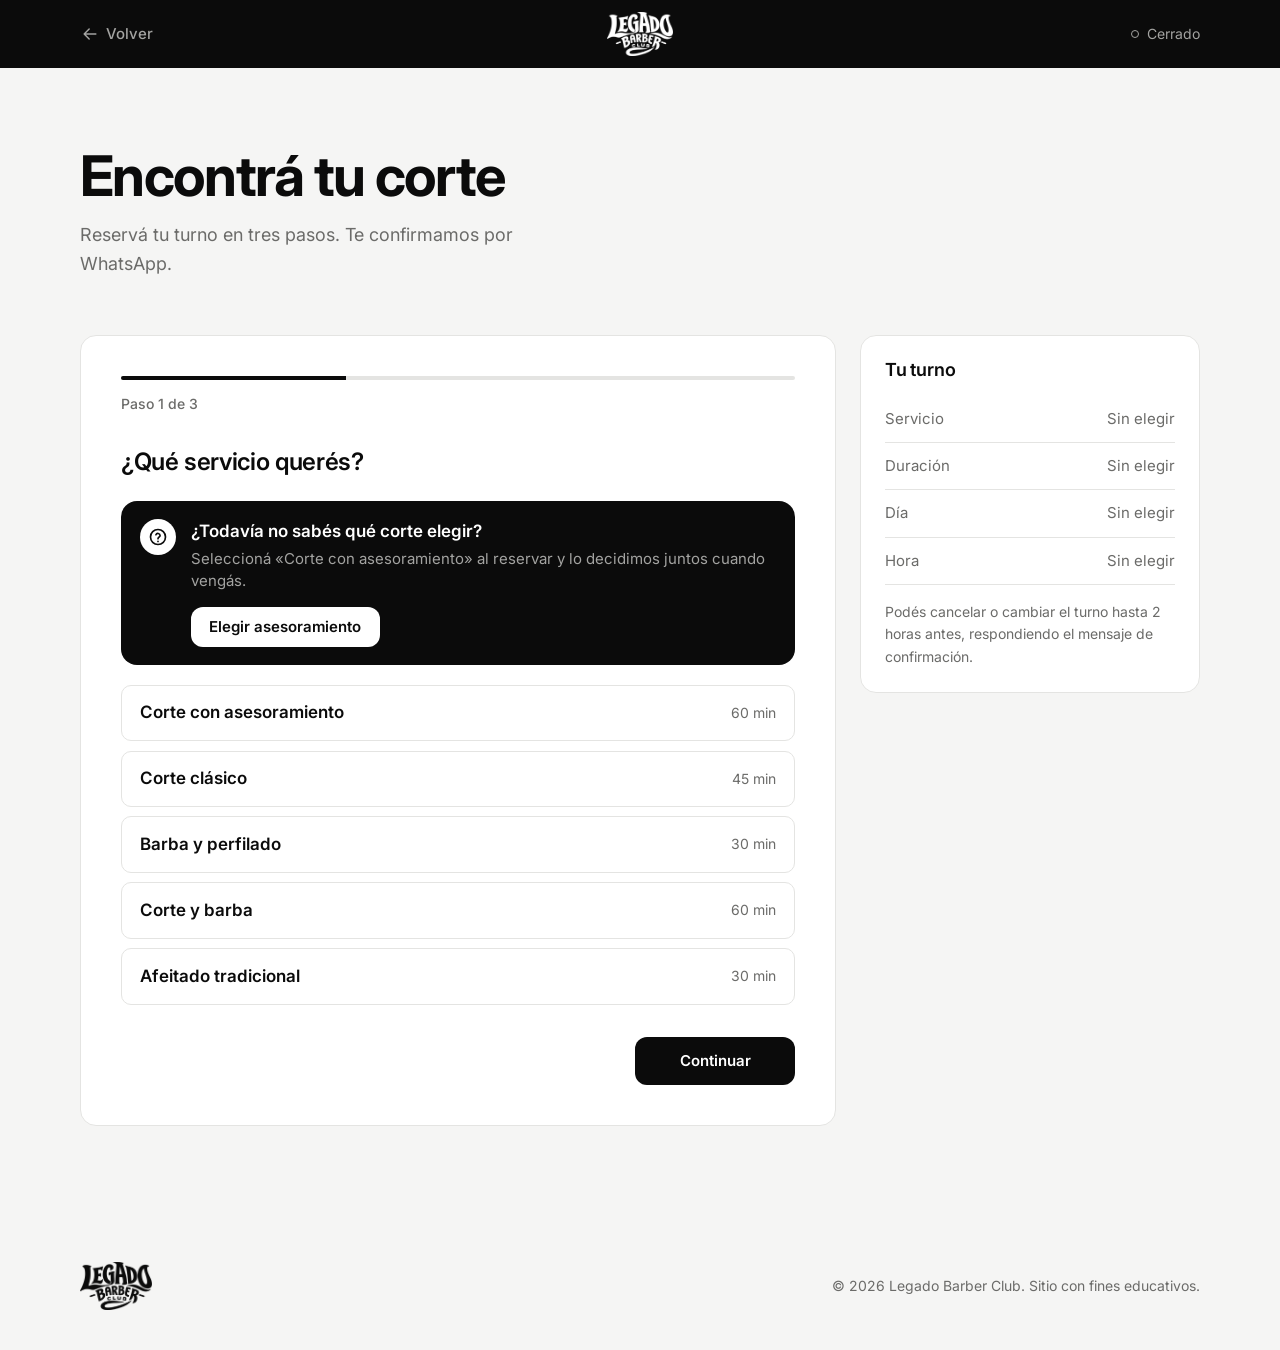
<file: reservar.html>
<!DOCTYPE html>
<html lang="es">
<head>
  <meta charset="UTF-8">
  <meta name="viewport" content="width=device-width, initial-scale=1.0, viewport-fit=cover">
  <title>Encontrá tu corte · Legado Barber Club</title>
  <meta name="description" content="Reservá tu turno en Legado Barber Club en tres pasos.">
  <meta name="theme-color" content="#0b0b0b">
  <meta http-equiv="Cache-Control" content="no-cache, no-store, must-revalidate">
  <meta http-equiv="Pragma" content="no-cache">
  <link rel="icon" href="img/logo.jpg">
  <link rel="apple-touch-icon" href="img/logo.jpg">
  <link rel="preconnect" href="https://fonts.googleapis.com">
  <link rel="preconnect" href="https://fonts.gstatic.com" crossorigin>
  <link rel="stylesheet" href="https://fonts.googleapis.com/css2?family=Inter:wght@400;500;600;700&display=swap">
  <link rel="stylesheet" href="styles.css?v=web14">
</head>
<body class="cuerpo-reserva">
  <!-- Íconos (un solo set, trazo 1.75) -->
  <svg width="0" height="0" style="position:absolute" aria-hidden="true">
    <symbol id="i-inicio" viewBox="0 0 24 24"><path d="M3 10.5 12 3l9 7.5V20a1 1 0 0 1-1 1h-5v-6H9v6H4a1 1 0 0 1-1-1z"/></symbol>
    <symbol id="i-tijera" viewBox="0 0 24 24"><circle cx="6" cy="6" r="3"/><circle cx="6" cy="18" r="3"/><path d="M8.6 7.6 20 19M8.6 16.4 20 5"/></symbol>
    <symbol id="i-calendario" viewBox="0 0 24 24"><rect x="3" y="5" width="18" height="16" rx="2"/><path d="M3 10h18M8 3v4M16 3v4"/></symbol>
    <symbol id="i-ubicacion" viewBox="0 0 24 24"><path d="M12 21s-7-6.2-7-11.5a7 7 0 0 1 14 0C19 14.8 12 21 12 21z"/><circle cx="12" cy="9.5" r="2.5"/></symbol>
    <symbol id="i-flecha" viewBox="0 0 24 24"><path d="M5 12h14M13 6l6 6-6 6"/></symbol>
    <symbol id="i-volver" viewBox="0 0 24 24"><path d="M19 12H5M11 6l-6 6 6 6"/></symbol>
    <symbol id="i-check" viewBox="0 0 24 24"><path d="m5 12.5 4.5 4.5L19 7.5"/></symbol>
    <symbol id="i-pregunta" viewBox="0 0 24 24"><circle cx="12" cy="12" r="9"/><path d="M9.5 9.3a2.6 2.6 0 0 1 5 .9c0 1.7-2.5 2.3-2.5 3.8M12 17.2v.1"/></symbol>
  </svg>

  <!-- Cabecera de la página de reserva: solo volver y la marca, sin distracciones -->
  <header class="cabecera">
    <div class="cabecera-fila">
      <a class="volver" href="index.html"><svg class="ico"><use href="#i-volver"/></svg> Volver</a>
      <a href="index.html" class="logo logo-centro" aria-label="Legado Barber Club, ir al inicio">
        <img src="img/logo-blanco.png" alt="" width="72" height="48">
      </a>
      <span class="estado" data-estado>Horario</span>
    </div>
  </header>

  <main>
    <!-- Reserva -->
    <section class="pagina-reserva" id="reservar">
      <div class="contenedor">
        <div class="seccion-cabeza">
          <h1>Encontrá tu corte</h1>
          <p>Reservá tu turno en tres pasos. Te confirmamos por WhatsApp.</p>
        </div>

        <div class="reserva">
          <form class="reserva-panel" id="reserva" novalidate>
            <div class="progreso" aria-hidden="true"><span id="barra"></span></div>
            <p class="paso-actual" id="paso-texto">Paso 1 de 3</p>

            <!-- Paso 1 -->
            <fieldset class="paso" data-paso="1">
              <legend>¿Qué servicio querés?</legend>
              <!-- UX writing: aviso que orienta antes de elegir -->
              <div class="aviso" id="ayuda-servicio" role="note">
                <span class="aviso-icono"><svg class="ico"><use href="#i-pregunta"/></svg></span>
                <div class="aviso-texto">
                  <p class="aviso-titulo">¿Todavía no sabés qué corte elegir?</p>
                  <p>Seleccioná «Corte con asesoramiento» al reservar y lo decidimos juntos cuando vengás.</p>
                  <button type="button" class="btn btn-claro btn-chico" id="elegir-asesoramiento">Elegir asesoramiento</button>
                </div>
              </div>
              <div class="aviso aviso-listo" id="ayuda-lista" role="status" hidden>
                <span class="aviso-icono"><svg class="ico"><use href="#i-check"/></svg></span>
                <div class="aviso-texto">
                  <p class="aviso-titulo">Listo, lo decidimos juntos.</p>
                  <p>Cuando vengás, charlamos antes de cortar y elegimos el corte que mejor te queda.</p>
                </div>
              </div>
              <div class="lista-opciones" id="opciones-servicio"></div>
              <p class="error" data-error="servicio" hidden>Elegí un servicio para seguir. Si tenés dudas, seleccioná «Corte con asesoramiento».</p>
            </fieldset>

            <!-- Paso 2 -->
            <fieldset class="paso" data-paso="2" hidden>
              <legend>¿Cuándo venís?</legend>
              <p class="etiqueta">Día</p>
              <div class="dias" id="dias"></div>
              <p class="etiqueta">Hora</p>
              <div class="horas" id="horas"></div>
              <p class="error" data-error="cuando" hidden>Elegí un día y una hora disponibles.</p>
            </fieldset>

            <!-- Paso 3 -->
            <fieldset class="paso" data-paso="3" hidden>
              <legend>Tus datos</legend>
              <label class="campo">Nombre
                <input type="text" name="nombre" autocomplete="given-name" placeholder="Cómo te llamamos">
                <span class="error" data-error="nombre" hidden>Escribí tu nombre.</span>
              </label>
              <label class="campo">WhatsApp
                <input type="tel" name="telefono" inputmode="tel" autocomplete="tel" placeholder="11 2345 6789">
                <span class="error" data-error="telefono" hidden>Revisá el número: necesitamos al menos 8 dígitos.</span>
              </label>
              <label class="campo">Algo que debamos saber <span class="opcional">(opcional)</span>
                <textarea name="nota" rows="3" placeholder="Por ejemplo: traigo una foto de referencia"></textarea>
              </label>
            </fieldset>

            <div class="navegacion">
              <button type="button" class="btn btn-borde" id="atras" hidden><svg class="ico"><use href="#i-volver"/></svg> Atrás</button>
              <button type="button" class="btn btn-oscuro" id="siguiente">Continuar</button>
            </div>
          </form>

          <!-- Confirmación -->
          <div class="reserva-panel confirmacion" id="confirmacion" hidden tabindex="-1">
            <span class="sello"><svg class="ico"><use href="#i-check"/></svg></span>
            <h3>¡Turno reservado!</h3>
            <p id="confirmacion-texto"></p>
            <!-- Ticket del turno -->
            <div class="ticket">
              <div class="ticket-cabeza">
                <img src="img/logo-blanco.png" alt="Legado Barber Club" width="72" height="48">
                <span>Turno confirmado</span>
              </div>
              <div class="ticket-cuerpo">
                <p class="ticket-dia"><span id="t-semana"></span><strong id="t-num"></strong><span id="t-mes"></span></p>
                <dl class="ticket-datos">
                  <div><dt>Hora</dt><dd id="t-hora"></dd></div>
                  <div><dt>Servicio</dt><dd id="t-servicio"></dd></div>
                  <div><dt>A nombre de</dt><dd id="t-nombre"></dd></div>
                </dl>
              </div>
              <div class="ticket-corte" aria-hidden="true"></div>
              <p class="ticket-pie">Calle Principal 123 · Llegá 5 minutos antes</p>
            </div>
            <div class="acciones">
              <button type="button" class="btn btn-oscuro" id="calendario">Agregar al calendario</button>
              <button type="button" class="btn btn-borde" id="otra">Hacer otra reserva</button>
              <a class="enlace" href="index.html">Volver al inicio</a>
            </div>
          </div>

          <aside class="resumen" aria-live="polite">
            <h3>Tu turno</h3>
            <dl>
              <div><dt>Servicio</dt><dd id="r-servicio">Sin elegir</dd></div>
              <div><dt>Duración</dt><dd id="r-duracion">—</dd></div>
              <div><dt>Día</dt><dd id="r-dia">Sin elegir</dd></div>
              <div><dt>Hora</dt><dd id="r-hora">Sin elegir</dd></div>
            </dl>
            <p class="nota">Podés cancelar o cambiar el turno hasta 2 horas antes, respondiendo el mensaje de confirmación.</p>
          </aside>
        </div>
      </div>
    </section>

  </main>

  <footer class="pie contenedor">
    <img src="img/logo-negro.png" alt="Legado Barber Club" width="90" height="60" class="pie-logo">
    <p>© 2026 Legado Barber Club. Sitio con fines educativos.</p>
  </footer>

  <script src="script.js?v=web14"></script>
  <script src="reserva.js?v=web14"></script>
</body>
</html>
</file>
<file: styles.css>
/* Legado Barber Club — ver DESIGN.md (colores, tipografía, radios y reglas) */
:root {
  --negro: #0b0b0b;
  --blanco: #ffffff;
  --gris-50: #f5f5f4;
  --gris-200: #e4e4e2;
  --gris-500: #6b6b69;
  --gris-700: #3a3a39;
  --gris-oscuro-texto: #a3a3a1;
  --linea-oscura: rgba(255, 255, 255, .14);
  --error: #b42318;
  --r-sm: 10px;
  --r-md: 16px;
  --r-btn: 12px;
  --cabecera: 68px;
  --tabbar: 0px;
}

*, *::before, *::after { box-sizing: border-box; }
* { margin: 0; padding: 0; }
html { scroll-behavior: smooth; scroll-padding-top: calc(var(--cabecera) + 12px); -webkit-text-size-adjust: 100%; }
body {
  font-family: 'Inter', Arial, sans-serif; font-size: 1.0625rem; line-height: 1.6;
  color: var(--negro); background: var(--blanco);
  padding-bottom: var(--tabbar);
}
body.bloqueado { overflow: hidden; }
img { display: block; max-width: 100%; height: auto; }
[hidden] { display: none !important; }
button, input, textarea { font: inherit; color: inherit; }
::selection { background: var(--negro); color: var(--blanco); }
:focus-visible { outline: 2px solid var(--negro); outline-offset: 3px; border-radius: 4px; }
.cabecera :focus-visible, .bloque-negro :focus-visible, .ingreso :focus-visible, .tabbar :focus-visible { outline-color: var(--blanco); }

h1, h2, h3 { line-height: 1.1; font-weight: 700; }
h2 { font-size: clamp(2.125rem, 5vw, 3.5rem); letter-spacing: -.03em; line-height: 1.02; }
h3 { font-size: 1.375rem; font-weight: 600; letter-spacing: -.01em; }

.contenedor { width: 100%; max-width: 1200px; margin-inline: auto; padding-inline: clamp(1.25rem, 4vw, 2.5rem); }
.angosto { max-width: 880px; }
.seccion { padding-block: clamp(4.5rem, 10vw, 8rem); }
.seccion-cabeza { margin-bottom: clamp(2.25rem, 5vw, 3.5rem); }
.seccion-cabeza p { margin-top: 1rem; max-width: 48ch; color: var(--gris-500); font-size: 1.125rem; }

/* Íconos */
.ico { width: 20px; height: 20px; flex: none; fill: none; stroke: currentColor; stroke-width: 1.75; stroke-linecap: round; stroke-linejoin: round; }

/* ---------- Botones y enlaces ---------- */
.btn {
  display: inline-flex; align-items: center; justify-content: center; gap: .5rem;
  min-height: 48px; padding: 0 1.4rem; border-radius: var(--r-btn); border: 1.5px solid transparent;
  font-size: .9375rem; font-weight: 600; text-decoration: none; cursor: pointer;
  transition: background-color .15s, color .15s, border-color .15s, transform .1s;
}
.btn:active { transform: scale(.98); }
.btn-chico { min-height: 40px; padding: 0 1.1rem; }
.btn-oscuro { background: var(--negro); color: var(--blanco); }
.btn-oscuro:hover { background: #2b2b2a; }
.btn-claro { background: var(--blanco); color: var(--negro); }
.btn-claro:hover { background: var(--gris-200); }
.btn-borde { background: transparent; color: var(--negro); border-color: var(--negro); }
.btn-borde:hover { background: var(--gris-50); }
.btn-borde-claro { background: transparent; color: var(--blanco); border-color: rgba(255, 255, 255, .45); }
.btn-borde-claro:hover { border-color: var(--blanco); }
.enlace {
  color: inherit; font-weight: 600; text-decoration: underline; text-decoration-thickness: 1.5px; text-underline-offset: 5px;
  min-height: 44px; display: inline-flex; align-items: center;
}
.enlace:hover { text-decoration-color: transparent; }
.acciones { display: flex; flex-wrap: wrap; align-items: center; gap: .75rem 1.5rem; margin-top: 2rem; }

/* ---------- Pantalla de ingreso ---------- */
.ingreso {
  position: fixed; inset: 0; z-index: 100; background: var(--negro); color: var(--blanco);
  display: grid; place-items: center; padding: 2rem; text-align: center;
  transition: transform .7s cubic-bezier(.75, 0, .2, 1);
}
.ingreso[hidden] { display: none; }
.ingreso.saliendo { transform: translateY(-100%); }
.ingreso-logo { width: min(320px, 64vw); height: auto; margin-inline: auto; }
.ingreso-frase { margin-top: 1.75rem; font-size: 1.125rem; color: var(--gris-oscuro-texto); }
.ingreso-acciones { display: flex; flex-wrap: wrap; justify-content: center; gap: .75rem; margin-top: 2.5rem; }
.ingreso-acciones .btn { min-width: 168px; }
/* Entrada: el logo aparece primero, luego la frase y los botones */
.ingreso .ingreso-logo, .ingreso .ingreso-frase, .ingreso .ingreso-acciones { opacity: 0; transform: translateY(14px); animation: aparecer .7s cubic-bezier(.2, .7, .2, 1) forwards; }
.ingreso .ingreso-frase { animation-delay: .35s; }
.ingreso .ingreso-acciones { animation-delay: .55s; }
@keyframes aparecer { to { opacity: 1; transform: none; } }

/* ---------- Cabecera ---------- */
.cabecera { position: sticky; top: 0; z-index: 20; background: var(--negro); color: var(--blanco); }
.cabecera-fila {
  max-width: 1200px; margin-inline: auto; height: var(--cabecera);
  padding-inline: clamp(1.25rem, 4vw, 2.5rem); display: flex; align-items: center; gap: 2rem;
}
.logo { display: inline-flex; align-items: center; min-height: 48px; }
.logo img { height: 44px; width: auto; }
.cabecera nav { flex: 1; }
.menu { display: flex; gap: 1.75rem; list-style: none; }
.menu a { display: inline-flex; align-items: center; min-height: 44px; color: var(--gris-oscuro-texto); text-decoration: none; font-size: .9375rem; font-weight: 500; transition: color .15s; }
.menu a:hover { color: var(--blanco); }
.estado { display: inline-flex; align-items: center; gap: .5rem; font-size: .875rem; color: var(--gris-oscuro-texto); white-space: nowrap; }
.estado::before { content: ''; width: 8px; height: 8px; border-radius: 50%; border: 1.5px solid currentColor; }
.estado.abierto { color: var(--blanco); }
.estado.abierto::before { background: currentColor; }

/* ---------- Portada ---------- */
.portada {
  display: grid; grid-template-columns: 1.05fr 1fr; gap: clamp(2rem, 5vw, 4.5rem); align-items: center;
  padding-block: clamp(3rem, 8vw, 6rem) clamp(4rem, 9vw, 7rem);
}
.portada h1 { font-size: clamp(2.5rem, 5.4vw, 4.5rem); letter-spacing: -.035em; line-height: 1; max-width: 15ch; }
.bajada { margin-top: 1.5rem; max-width: 44ch; font-size: clamp(1.0625rem, 1.6vw, 1.25rem); color: var(--gris-700); }
.datos-rapidos {
  display: grid; grid-template-columns: repeat(3, auto); justify-content: start; gap: 1rem 2.5rem;
  margin-top: 3rem; padding-top: 1.5rem; border-top: 1px solid var(--gris-200);
}
.datos-rapidos dt { font-size: .875rem; color: var(--gris-500); }
.datos-rapidos dd { font-weight: 600; font-size: 1rem; }
.portada-foto img { width: 100%; aspect-ratio: 4 / 5; object-fit: cover; object-position: 71% 40%; border-radius: var(--r-md); background: var(--gris-50); }

/* ---------- De la duda a la confianza ---------- */
.cambio { display: grid; grid-template-columns: 1fr 1fr; gap: clamp(1.5rem, 4vw, 3rem); }
.cambio img { width: 100%; aspect-ratio: 4 / 3; object-fit: cover; border-radius: var(--r-md); background: var(--gris-50); }
.cambio article:first-child img { object-position: 55% 40%; }
.cambio article:last-child img { object-position: 35% 22%; }
.cambio h3 { margin-top: 1.5rem; }
.cambio p { margin-top: .75rem; max-width: 52ch; color: var(--gris-700); }

/* ---------- Servicios ---------- */
.servicios { list-style: none; border-top: 1px solid var(--gris-200); }
.servicios li {
  display: grid; grid-template-columns: minmax(0, 1.25fr) minmax(0, 1.6fr) auto; gap: .5rem 2.5rem; align-items: center;
  padding: 1.5rem 0; border-bottom: 1px solid var(--gris-200);
}
.servicio-nombre { display: flex; align-items: baseline; gap: .9rem; flex-wrap: wrap; }
.duracion { font-size: .875rem; font-weight: 500; color: var(--gris-500); font-variant-numeric: tabular-nums; white-space: nowrap; }
.servicios p { color: var(--gris-500); }

/* ---------- Bloques negros ---------- */
.bloque-negro { background: var(--negro); color: var(--blanco); padding-block: clamp(4.5rem, 10vw, 8rem); }
/* Storytelling */
#historia h2 { max-width: 14ch; }
.relato { margin-top: clamp(1.75rem, 4vw, 2.5rem); max-width: 62ch; }
.relato p { color: var(--gris-oscuro-texto); }
.relato p + p { margin-top: 1.1rem; }
.relato p:first-child { font-size: clamp(1.1875rem, 2vw, 1.375rem); line-height: 1.5; color: var(--blanco); }
.storyboard {
  list-style: none; display: grid; grid-template-columns: repeat(4, 1fr); gap: clamp(.75rem, 2vw, 1.25rem);
  margin-top: clamp(2.5rem, 6vw, 4rem);
}
.storyboard img { width: 100%; aspect-ratio: 9 / 10; object-fit: cover; border-radius: var(--r-md); background: #1c1c1b; }
.storyboard span { display: block; margin-top: .75rem; font-size: .9375rem; color: var(--blanco); }
.storyboard b { font-weight: 500; color: var(--gris-oscuro-texto); margin-right: .4rem; font-variant-numeric: tabular-nums; }
.deslizar { display: none; }
#historia .acciones { margin-top: clamp(2.5rem, 5vw, 3.5rem); }

/* ---------- Trabajos ---------- */
.galeria { display: grid; grid-template-columns: repeat(3, 1fr); grid-template-rows: repeat(2, clamp(220px, 25vw, 340px)); gap: clamp(.75rem, 1.5vw, 1rem); }
.galeria figure { overflow: hidden; border-radius: var(--r-md); background: var(--gris-50); }
.galeria img { width: 100%; height: 100%; object-fit: cover; }
.g-alta { grid-row: span 2; }
.g-alta img { object-position: 50% 30%; }
.g-ancha { grid-column: span 2; }
.g-ancha img { object-position: 60% 35%; }

/* ---------- Reserva ---------- */
.seccion-gris { background: var(--gris-50); padding-block: clamp(4.5rem, 10vw, 8rem); }
.reserva { display: grid; grid-template-columns: minmax(0, 1fr) 340px; gap: 1.5rem; align-items: start; }
.reserva-panel { background: var(--blanco); border: 1px solid var(--gris-200); border-radius: var(--r-md); padding: clamp(1.4rem, 4vw, 2.5rem); }
.progreso { height: 4px; border-radius: 4px; background: var(--gris-200); overflow: hidden; }
.progreso span { display: block; height: 100%; width: 33.33%; background: var(--negro); transition: width .25s ease; }
.paso-actual { margin: .8rem 0 1.75rem; font-size: .875rem; font-weight: 500; color: var(--gris-500); }
fieldset { border: 0; min-width: 0; }
legend { font-size: 1.5rem; font-weight: 600; letter-spacing: -.015em; margin-bottom: 1.25rem; }
.etiqueta { margin: 1.5rem 0 .65rem; font-size: .875rem; font-weight: 600; }
legend + .etiqueta { margin-top: 0; }

/* Opciones (radio) con aspecto de botón */
.opcion { position: relative; display: block; cursor: pointer; }
.opcion input { position: absolute; opacity: 0; width: 1px; height: 1px; }
.opcion > span {
  display: flex; align-items: center; justify-content: space-between; gap: 1rem; min-height: 56px;
  padding: .85rem 1.1rem; border: 1.5px solid var(--gris-200); border-radius: var(--r-sm); background: var(--blanco);
  transition: border-color .15s, background-color .15s, color .15s;
}
.opcion:hover > span { border-color: var(--negro); }
.opcion input:checked + span { background: var(--negro); border-color: var(--negro); color: var(--blanco); }
.opcion input:focus-visible + span { outline: 2px solid var(--negro); outline-offset: 2px; }
.opcion input:disabled + span { background: var(--gris-50); border-color: var(--gris-50); color: var(--gris-500); cursor: not-allowed; }
.opcion strong { font-weight: 600; }
.opcion small { font-size: .875rem; color: var(--gris-500); white-space: nowrap; }
.opcion input:checked + span small { color: var(--gris-oscuro-texto); }
.lista-opciones { display: grid; gap: .6rem; }
.dias { display: grid; grid-template-columns: repeat(6, 1fr); gap: .5rem; }
.dias .opcion > span { flex-direction: column; justify-content: center; gap: 0; padding: .6rem .3rem; text-align: center; min-height: 72px; }
.dias strong { font-size: 1.25rem; font-variant-numeric: tabular-nums; }
.dias small { text-transform: capitalize; }
.horas { display: grid; grid-template-columns: repeat(3, 1fr); gap: .5rem; }
.horas .opcion > span { justify-content: center; flex-direction: column; gap: 0; padding: .5rem; min-height: 52px; font-variant-numeric: tabular-nums; font-weight: 600; }
.horas small { font-weight: 500; font-size: .75rem; }

.campo { display: grid; gap: .45rem; margin-bottom: 1.25rem; font-size: .9375rem; font-weight: 500; }
.opcional { color: var(--gris-500); font-weight: 400; }
.campo input, .campo textarea {
  width: 100%; padding: .85rem 1rem; font-size: 1.0625rem; font-weight: 400; /* 16px o más: sin zoom en iPhone */
  border: 1.5px solid var(--gris-200); border-radius: var(--r-sm); background: var(--blanco);
  transition: border-color .15s, box-shadow .15s; -webkit-appearance: none; appearance: none;
}
.campo textarea { resize: vertical; min-height: 96px; }
.campo input:focus, .campo textarea:focus { outline: none; border-color: var(--negro); box-shadow: 0 0 0 3px rgba(11, 11, 11, .1); }
.campo input[aria-invalid="true"] { border-color: var(--error); }
/* UX writing: aviso */
.aviso {
  display: flex; gap: .9rem; align-items: flex-start; margin-bottom: 1.25rem;
  padding: 1.1rem 1.2rem; border-radius: var(--r-md); background: var(--negro); color: var(--blanco);
}
.aviso-icono { display: grid; place-items: center; flex: none; width: 36px; height: 36px; border-radius: 50%; background: var(--blanco); color: var(--negro); }
.aviso-icono .ico { width: 20px; height: 20px; stroke-width: 2; }
.aviso-texto { font-size: .9375rem; line-height: 1.5; color: var(--gris-oscuro-texto); }
.aviso-titulo { font-size: 1.0625rem; font-weight: 600; color: var(--blanco); margin-bottom: .2rem; }
.aviso .btn { margin-top: .9rem; }
.aviso-listo { background: var(--gris-50); color: var(--negro); border: 1.5px solid var(--negro); }
.aviso-listo .aviso-icono { background: var(--negro); color: var(--blanco); }
.aviso-listo .aviso-titulo { color: var(--negro); }
.aviso-listo .aviso-texto { color: var(--gris-700); }
.error { margin-top: .6rem; font-size: .875rem; font-weight: 500; color: var(--error); }
.campo .error { margin-top: 0; }
.navegacion { display: flex; gap: .75rem; margin-top: 2rem; }
.navegacion #siguiente { margin-left: auto; min-width: 160px; }

.resumen { position: sticky; top: calc(var(--cabecera) + 1.5rem); background: var(--blanco); border: 1px solid var(--gris-200); border-radius: var(--r-md); padding: 1.5rem; }
.resumen h3 { font-size: 1.125rem; }
.resumen dl { margin-top: 1rem; }
.resumen dl div { display: flex; justify-content: space-between; gap: 1rem; padding: .7rem 0; border-bottom: 1px solid var(--gris-200); font-size: .9375rem; }
.resumen dt { color: var(--gris-500); }
.resumen dd { font-weight: 600; text-align: right; }
.resumen dd.vacio { font-weight: 400; color: var(--gris-500); }
.resumen .nota { margin-top: 1rem; font-size: .875rem; color: var(--gris-500); }

.confirmacion { text-align: left; position: relative; overflow: hidden; }
.reserva.confirmada { grid-template-columns: minmax(0, 720px); justify-content: center; }
.reserva.confirmada .resumen { display: none; }
.confirmacion:focus { outline: none; }
.sello { display: grid; place-items: center; width: 56px; height: 56px; border-radius: 50%; background: var(--negro); color: var(--blanco); }
.sello .ico { width: 28px; height: 28px; stroke-width: 2.25; }
.confirmacion h3 { margin-top: 1.25rem; font-size: 1.875rem; letter-spacing: -.02em; }
.confirmacion > p { margin-top: .75rem; max-width: 46ch; color: var(--gris-700); }

/* Ticket del turno */
.ticket { margin-top: 1.75rem; border-radius: var(--r-md); background: var(--negro); color: var(--blanco); }
.ticket-cabeza { display: flex; justify-content: space-between; align-items: center; gap: 1rem; padding: 1.1rem 1.4rem 0; }
.ticket-cabeza img { height: 40px; width: auto; }
.ticket-cabeza span { font-size: .875rem; font-weight: 500; color: var(--gris-oscuro-texto); }
.ticket-cuerpo { display: grid; grid-template-columns: auto 1fr; gap: 1.5rem 2rem; align-items: center; padding: 1.4rem 1.4rem 1.6rem; }
.ticket-dia { display: grid; justify-items: start; line-height: 1; }
.ticket-dia span { font-size: .9375rem; font-weight: 500; color: var(--gris-oscuro-texto); text-transform: capitalize; }
.ticket-dia strong { font-size: clamp(3.5rem, 9vw, 4.5rem); font-weight: 700; letter-spacing: -.04em; margin: .2rem 0 .3rem; font-variant-numeric: tabular-nums; }
.ticket-datos { display: grid; gap: .8rem; }
.ticket-datos dt { font-size: .8125rem; color: var(--gris-oscuro-texto); }
.ticket-datos dd { font-size: 1.0625rem; font-weight: 600; }
/* Línea troquelada con muescas a los lados */
.ticket-corte { position: relative; margin: 0 1.4rem; border-top: 2px dashed rgba(255, 255, 255, .22); }
.ticket-corte::before, .ticket-corte::after { content: ''; position: absolute; top: -13px; width: 24px; height: 24px; border-radius: 50%; background: var(--blanco); }
.ticket-corte::before { left: calc(-1.4rem - 12px); }
.ticket-corte::after { right: calc(-1.4rem - 12px); }
.ticket-pie { margin: 0; padding: 1rem 1.4rem 1.2rem; font-size: .875rem; color: var(--gris-oscuro-texto); }

/* Festejo: sello que rebota, tilde que se dibuja, ticket que sube y confeti */
.festejo .sello { animation: sello .55s cubic-bezier(.2, 1.5, .4, 1) both; }
.festejo .sello .ico { stroke-dasharray: 24; stroke-dashoffset: 24; animation: trazo .4s .35s ease-out forwards; }
.festejo h3, .festejo > p { animation: subir .45s .2s ease-out both; }
.festejo .ticket { animation: subir .6s .35s cubic-bezier(.2, .7, .2, 1) both; }
@keyframes sello { from { transform: scale(0); } }
@keyframes trazo { to { stroke-dashoffset: 0; } }
@keyframes subir { from { opacity: 0; transform: translateY(18px); } }
.confeti { position: absolute; inset: 0; pointer-events: none; overflow: hidden; }
.confeti i {
  position: absolute; top: -20px; display: block; border-radius: 2px;
  animation: caer var(--t) var(--d) cubic-bezier(.25, .6, .4, 1) forwards;
}
@keyframes caer {
  from { transform: translate(0, 0) rotate(0); opacity: 1; }
  80% { opacity: 1; }
  to { transform: translate(var(--x), var(--y)) rotate(var(--r)); opacity: 0; }
}

/* ---------- Página de reserva ---------- */
.cuerpo-reserva { --tabbar: 0px; background: var(--gris-50); }
.cuerpo-reserva .cabecera-fila { display: grid; grid-template-columns: 1fr auto 1fr; }
.volver {
  display: inline-flex; align-items: center; gap: .4rem; min-height: 44px; justify-self: start;
  color: var(--gris-oscuro-texto); text-decoration: none; font-size: .9375rem; font-weight: 500; transition: color .15s;
}
.volver:hover { color: var(--blanco); }
.cuerpo-reserva .estado { justify-self: end; margin-left: 0; }
.pagina-reserva { padding-block: clamp(2.5rem, 7vw, 5rem) clamp(4rem, 9vw, 6rem); min-height: calc(100svh - var(--cabecera) - 120px); }
.pagina-reserva h1 { font-size: clamp(2.25rem, 5vw, 3.5rem); letter-spacing: -.03em; line-height: 1.02; }
.cuerpo-reserva .pie { max-width: 1200px; }

/* ---------- Preguntas ---------- */
.preguntas { border-top: 1px solid var(--gris-200); }
.preguntas details { border-bottom: 1px solid var(--gris-200); }
.preguntas summary {
  display: flex; justify-content: space-between; align-items: center; gap: 1rem;
  min-height: 64px; padding: 1rem 0; font-size: 1.1875rem; font-weight: 600; cursor: pointer; list-style: none;
}
.preguntas summary::-webkit-details-marker { display: none; }
.preguntas summary::after { content: '+'; font-size: 1.5rem; font-weight: 400; line-height: 1; transition: transform .2s; }
.preguntas details[open] summary::after { transform: rotate(45deg); }
.preguntas details p { padding-bottom: 1.4rem; max-width: 62ch; color: var(--gris-700); }

/* ---------- Ubicación ---------- */
.ubicacion { display: grid; grid-template-columns: 1fr minmax(0, 420px); gap: clamp(2.5rem, 6vw, 5rem); align-items: start; }
.direccion { margin-top: 1.5rem; font-size: 1.375rem; font-weight: 600; }
.estado-grande { margin-top: .4rem; color: var(--gris-oscuro-texto); }
.horario { width: 100%; border-collapse: collapse; font-variant-numeric: tabular-nums; }
.horario caption { text-align: left; font-size: .875rem; color: var(--gris-oscuro-texto); padding-bottom: .5rem; }
.horario th, .horario td { padding: .8rem 0; border-bottom: 1px solid var(--linea-oscura); font-weight: 400; color: var(--gris-oscuro-texto); }
.horario th { text-align: left; }
.horario td { text-align: right; }
.horario tr.hoy th, .horario tr.hoy td { color: var(--blanco); font-weight: 600; }

/* ---------- Pie ---------- */
.pie { display: flex; justify-content: space-between; align-items: center; gap: 1rem; flex-wrap: wrap; padding-block: 2.5rem; }
.pie-logo { width: 72px; height: auto; }
.pie p { font-size: .875rem; color: var(--gris-500); }

/* ---------- Barra inferior tipo app (celular) ---------- */
.tabbar { display: none; }

/* ---------- Tablet ---------- */
@media (max-width: 1024px) {
  .menu { gap: 1.25rem; }
  .menu li:nth-child(n+4) { display: none; }
  .reserva { grid-template-columns: 1fr; }
  .resumen { position: static; order: -1; }

}

/* ---------- Celular ---------- */
@media (max-width: 760px) {
  :root { --cabecera: 60px; --tabbar: calc(64px + env(safe-area-inset-bottom)); }
  .cabecera-fila { gap: 1rem; }
  .cabecera nav { display: none; }
  .estado { margin-left: auto; }
  .logo img { height: 38px; }
  .portada { grid-template-columns: 1fr; padding-top: 2rem; }
  .portada-foto { order: -1; }
  .portada-foto img { aspect-ratio: 4 / 3; }
  .datos-rapidos { grid-template-columns: 1fr 1fr; }
  .datos-rapidos div:last-child { grid-column: span 2; }
  .cambio { grid-template-columns: 1fr; }
  .servicios li { grid-template-columns: 1fr; padding: 1.25rem 0; }
  .servicios .enlace { justify-self: start; }
  .storyboard {
    grid-template-columns: none; grid-auto-flow: column; grid-auto-columns: 72%;
    overflow-x: auto; scroll-snap-type: x mandatory; scrollbar-width: none;
    margin-inline: calc(-1 * clamp(1.25rem, 4vw, 2.5rem)); padding-inline: clamp(1.25rem, 4vw, 2.5rem);
    scroll-padding-inline: clamp(1.25rem, 4vw, 2.5rem);
  }
  .storyboard::-webkit-scrollbar { display: none; }
  .storyboard li { scroll-snap-align: start; }
  .deslizar { display: block; margin-top: 1rem; font-size: .875rem; color: var(--gris-oscuro-texto); }
  .galeria { grid-template-columns: 1fr 1fr; grid-template-rows: none; grid-auto-rows: 200px; }
  .g-alta { grid-row: span 2; }
  .g-ancha { grid-column: span 1; }
  .galeria figure:last-child { grid-column: span 2; }
  .dias { grid-template-columns: repeat(3, 1fr); }
  .horas { grid-template-columns: repeat(2, 1fr); }
  .navegacion .btn { flex: 1; }
  .ticket-cuerpo { grid-template-columns: 1fr; gap: 1rem; }
  .ticket-dia { grid-auto-flow: column; justify-content: start; align-items: baseline; gap: .6rem; }
  .ticket-dia strong { margin: 0; font-size: 3.25rem; }
  .ubicacion { grid-template-columns: 1fr; }
  .pie { padding-bottom: 1.5rem; }

  .tabbar {
    display: grid; grid-template-columns: repeat(4, 1fr); position: fixed; inset: auto 0 0 0; z-index: 30;
    height: var(--tabbar); padding-bottom: env(safe-area-inset-bottom); background: var(--negro);
    border-top: 1px solid var(--linea-oscura);
  }
  .tabbar a {
    display: flex; flex-direction: column; align-items: center; justify-content: center; gap: 4px;
    color: var(--gris-oscuro-texto); text-decoration: none; font-size: .6875rem; font-weight: 500; transition: color .15s;
  }
  .tabbar a.activo { color: var(--blanco); }
  .tabbar .ico { width: 22px; height: 22px; }
}

/* Menos movimiento si el sistema lo pide */
@media (prefers-reduced-motion: reduce) {
  html { scroll-behavior: auto; }
  *, *::before, *::after { animation-duration: .01ms !important; animation-delay: 0s !important; transition-duration: .01ms !important; }
}

/* Cabecera del inicio: el botón «Encontrá tu corte» en una sola línea */
.cabecera .btn-chico { white-space: nowrap; }
@media (max-width: 760px) {
  body:not(.cuerpo-reserva) .cabecera .estado { display: none; }
  .cabecera .btn-chico { margin-left: auto; }
}
</file>
<file: tarea/styles.css>
/* Una sola familia (concordancia): Inter, cargada como webfont para que se vea igual en todos los
   dispositivos (no depende de fuentes instaladas). El contraste lo da el peso: 700 títulos, 400 texto */
@import url('https://fonts.googleapis.com/css2?family=Inter:wght@300;400;500;700&display=swap');

:root {
  --negro: #0a0a0a;
  --gris-oscuro: #1c1c1c;
  --gris: #6b6b6b;
  --gris-claro: #e8e8e8;
  --blanco: #ffffff;
  --display: 'Inter', Arial, sans-serif;
  --texto: 'Inter', Arial, sans-serif;
  --nav-alto: 72px;
  --radio: 16px;
  --radio-grande: 28px;
  --hueco: clamp(.5rem, 1.2vw, .9rem); /* aire blanco alrededor de los bloques redondeados */
  /* Margen lateral común: todo el contenido comparte el mismo borde izquierdo (máx. 1100px) */
  --margen: max(clamp(1rem, 5vw, 1.5rem), calc((100% - 1100px) / 2));
}

* { box-sizing: border-box; margin: 0; padding: 0; }
html { scroll-behavior: smooth; scroll-padding-top: calc(var(--nav-alto) + 1.5rem); }
body {
  font-family: var(--texto); font-weight: 400;
  color: var(--negro); background: var(--blanco); line-height: 1.65; font-size: 1.0625rem;
  overflow-x: hidden;
}
img { max-width: 100%; }
h1, h2, h3 { font-family: var(--display); font-weight: 700; line-height: 1.15; letter-spacing: -.01em; }

/* ---------- Navegación ---------- */
/* Cabecera negra flotante, en forma de cápsula, sobre el fondo blanco de la web */
header {
  position: sticky; top: var(--hueco); z-index: 10; margin: var(--hueco);
  background: rgba(10,10,10,.97); -webkit-backdrop-filter: saturate(160%) blur(16px); backdrop-filter: saturate(160%) blur(16px);
  border: 1px solid rgba(255,255,255,.08); border-radius: 22px; box-shadow: 0 12px 32px rgba(0,0,0,.18);
}
nav {
  display: flex; justify-content: space-between; align-items: center;
  padding: .55rem clamp(1rem, 3vw, 2rem);
  min-height: var(--nav-alto);
}
nav a { color: var(--blanco); text-decoration: none; }
nav ul { display: flex; gap: clamp(1.2rem, 3vw, 2.5rem); list-style: none; }
nav ul a {
  font-size: .78rem; font-weight: 400; letter-spacing: .2em; text-transform: uppercase;
  padding-bottom: 4px; border-bottom: 1px solid transparent; transition: border-color .3s;
}
nav ul a:hover { border-color: var(--blanco); }

/* Logo en PNG blanco transparente, recortado al dibujo */
.logo img { height: 48px; width: auto; display: block; }

.menu-toggle {
  display: none; background: none; border: 0; cursor: pointer;
  width: 44px; height: 44px; position: relative;
}
.menu-toggle span,
.menu-toggle span::before,
.menu-toggle span::after {
  content: ''; position: absolute; left: 10px; width: 24px; height: 2px;
  background: var(--blanco); transition: transform .3s, background .3s;
}
.menu-toggle span { top: 21px; }
.menu-toggle span::before { left: 0; top: -7px; }
.menu-toggle span::after { left: 0; top: 7px; }
.abierto .menu-toggle span { background: transparent; }
.abierto .menu-toggle span::before { transform: translateY(7px) rotate(45deg); }
.abierto .menu-toggle span::after { transform: translateY(-7px) rotate(-45deg); }

/* ---------- Portada ---------- */
.hero {
  color: var(--blanco);
  padding: clamp(4.5rem, 10vw, 8rem) var(--margen);
  min-height: min(calc(100svh - var(--nav-alto) - 3 * var(--hueco)), 820px);
  margin: 0 var(--hueco); border-radius: var(--radio-grande);
  display: flex; flex-direction: column; justify-content: center;
  /* Degradado a la izquierda para que el texto se lea sobre la foto */
  background:
    linear-gradient(90deg, rgba(10,10,10,.95) 0%, rgba(10,10,10,.85) 38%, rgba(10,10,10,.15) 68%, rgba(10,10,10,0) 100%),
    url('../img/espejo.webp') 70% center / cover no-repeat var(--negro);
}
.hero-contenido { max-width: 640px; }
.hero h1 { font-size: clamp(2.2rem, 7vw, 4.6rem); line-height: 1.05; letter-spacing: -.02em; max-width: 16ch; margin-bottom: 1.6rem; }
.hero-texto { max-width: 56ch; font-size: clamp(1rem, 2.5vw, 1.15rem); line-height: 1.7; color: #bdbdbd; }

/* ---------- Botones ---------- */
.btn {
  display: inline-block; margin-top: 2.5rem; padding: 1rem 2.6rem; text-align: center;
  background: var(--blanco); color: var(--negro); text-decoration: none;
  font-family: inherit; font-size: .8rem; font-weight: 500; letter-spacing: .2em; text-transform: uppercase;
  border: 1px solid var(--blanco); border-radius: 999px; cursor: pointer; transition: all .3s;
}
.btn:hover { background: transparent; color: var(--blanco); }
.btn::after { content: '→'; display: inline-block; margin-left: .8em; letter-spacing: 0; transition: transform .3s; }
.btn:hover::after { transform: translateX(5px); }
.btn-negro { background: var(--negro); color: var(--blanco); border-color: var(--negro); }
.btn-negro:hover { background: transparent; color: var(--negro); }

/* ---------- Secciones ---------- */
.seccion { padding: clamp(4rem, 10vw, 7rem) var(--margen); }
/* Jerarquía tipográfica: etiqueta (13px) → título de sección (36–56px) → subtítulo (22px) → texto (17px).
   El orden lo dan el tamaño, el peso y el espacio; sin líneas decorativas */
.seccion h2 {
  font-size: clamp(2.25rem, 5vw, 3.5rem); line-height: 1.05; letter-spacing: -.03em;
  margin-bottom: clamp(2.25rem, 5vw, 3.75rem);
}
.eyebrow {
  display: block; margin-bottom: .9rem; font-size: .8125rem; font-weight: 500;
  letter-spacing: .14em; text-transform: uppercase; color: var(--gris);
}
.oscura .eyebrow, .hero .eyebrow { color: #9a9a9a; }
.hero .eyebrow { margin-bottom: 1.4rem; }
.oscura { background: var(--negro); color: var(--blanco); }
.gris { background: #f4f4f4; }
/* Bloques de color redondeados, con aire blanco alrededor */
.oscura, .gris { margin: var(--hueco); border-radius: var(--radio-grande); }

/* Conflicto y transformación */
.historia {
  display: grid; grid-template-columns: repeat(auto-fit, minmax(min(100%, 280px), 1fr));
  gap: clamp(2rem, 5vw, 3rem); text-align: left;
}
.caso { display: grid; grid-template-columns: 180px 1fr; gap: 1.5rem; align-items: start; }
.caso img {
  width: 100%; height: auto; aspect-ratio: 4 / 5; object-fit: cover; object-position: 40% 20%;
  border-radius: var(--radio); display: block;
}
.paso { font-size: .8125rem; font-weight: 500; letter-spacing: .12em; text-transform: uppercase; color: var(--gris); }
.historia h3 { margin: .5rem 0 .6rem; font-size: 1.375rem; line-height: 1.25; letter-spacing: -.01em; }
.historia p { color: var(--gris); }

/* Historia de Diego */
.relato { max-width: 62ch; font-size: clamp(1rem, 2.5vw, 1.12rem); }
.relato p { margin-bottom: 1.4rem; color: var(--gris-claro); }
/* Letra capitular elevada: se apoya en la primera línea y sobresale hacia arriba */
.relato p:first-child::first-letter {
  font-family: var(--display); font-weight: 700;
  font-size: 3.4em; line-height: 1; margin-right: .06em; /* respaldo sin initial-letter */
}
@supports (initial-letter: 2 1) or (-webkit-initial-letter: 2 1) {
  .relato p:first-child::first-letter {
    font-size: inherit; line-height: inherit; margin: 0 .08em 0 0;
    -webkit-initial-letter: 2 1; initial-letter: 2 1;
  }
}
.storyboard {
  list-style: none; display: grid; grid-template-columns: repeat(4, 1fr);
  gap: clamp(1rem, 2.5vw, 1.5rem); margin-top: clamp(2.5rem, 6vw, 4rem);
}
.storyboard figure { margin: 0; }
.storyboard img {
  width: 100%; height: auto; aspect-ratio: 9 / 10; object-fit: cover; display: block;
  border-radius: var(--radio); transition: filter .6s;
  filter: grayscale(.15);
}
.storyboard li:hover img { filter: grayscale(0) brightness(1.05); }
.storyboard figcaption { margin-top: .8rem; font-size: .92rem; color: var(--gris-claro); }
.storyboard figcaption span { color: #8f8f8f; font-size: .72rem; letter-spacing: .2em; margin-right: .4rem; }
#historia > .btn { margin-top: clamp(2.5rem, 6vw, 3.5rem); }
.deslizar { display: none; margin-top: 1rem; font-size: .75rem; letter-spacing: .15em; text-transform: uppercase; color: #8f8f8f; }

/* Servicios */
.tarjetas {
  display: grid; grid-template-columns: repeat(4, 1fr);
  gap: clamp(1rem, 3vw, 2rem);
}
.tarjetas article {
  padding: 1.8rem 1.5rem; border: 1px solid #e2e2e2; border-radius: var(--radio); background: var(--blanco); transition: all .3s;
}
.tarjetas article:hover { background: var(--negro); color: var(--blanco); border-color: var(--negro); }
.tarjetas h3 { margin-bottom: .5rem; font-size: 1.25rem; line-height: 1.25; letter-spacing: -.01em; }
.tarjetas p { color: var(--gris); transition: color .3s; }
.tarjetas article:hover p { color: var(--gris-claro); }

/* Formulario de reserva */
.reserva-grid {
  display: grid; grid-template-columns: 1fr 1.35fr; gap: clamp(2rem, 6vw, 5rem); align-items: start;
}
.reserva-info { position: sticky; top: calc(var(--nav-alto) + 2rem); }
.reserva-info h2 { margin-bottom: 1.25rem; }
.reserva-info > p { color: var(--gris-claro); margin-bottom: 1.8rem; }
.beneficios { list-style: none; display: grid; gap: .9rem; }
.reserva-foto {
  width: 100%; height: auto; aspect-ratio: 16 / 10; object-fit: cover; object-position: 65% 40%;
  border-radius: var(--radio); display: block; margin-top: 2.5rem;
}
.beneficios li { display: flex; gap: .8rem; align-items: baseline; color: var(--gris-claro); }
.beneficios li::before {
  content: '✓'; flex: none; display: grid; place-items: center; width: 22px; height: 22px;
  border: 1px solid #555; border-radius: 50%; font-size: .7rem; color: var(--blanco);
}

.tarjeta-form {
  background: var(--blanco); color: var(--negro); border-radius: 24px;
  padding: clamp(1.4rem, 4vw, 2.5rem); display: grid; gap: 2rem;
  box-shadow: 0 30px 60px rgba(0,0,0,.35);
}
fieldset { border: 0; min-width: 0; display: grid; gap: 1rem; }
legend {
  display: flex; align-items: center; gap: .7rem; margin-bottom: 1rem;
  font-family: var(--display); font-weight: 700; font-size: 1.1rem;
}
.num {
  display: inline-grid; place-items: center; width: 30px; height: 30px; border-radius: 50%;
  background: var(--negro); color: var(--blanco); font-family: var(--texto); font-size: .7rem; font-weight: 500;
}
label { font-size: .85rem; font-weight: 400; display: grid; gap: .45rem; }
input[type=text], input[type=tel] {
  width: 100%; min-width: 0; padding: .95rem 1.1rem; font: inherit; font-size: 1rem; /* 16px evita el zoom en iOS */
  border: 1.5px solid transparent; border-radius: 12px; background: #f3f3f3; color: var(--negro);
  -webkit-appearance: none; appearance: none; transition: border-color .2s, background .2s, box-shadow .2s;
}
input[type=text]:focus, input[type=tel]:focus {
  outline: none; background: var(--blanco); border-color: var(--negro); box-shadow: 0 0 0 4px rgba(0,0,0,.08);
}
input[aria-invalid] { background: var(--blanco); border-color: var(--negro); }

/* Opciones seleccionables (servicio, día y franja) */
.opciones { display: grid; gap: .6rem; grid-template-columns: repeat(2, 1fr); }
.opciones.dias { grid-template-columns: repeat(3, 1fr); }
.opcion { position: relative; cursor: pointer; display: block; }
.opcion input { position: absolute; opacity: 0; pointer-events: none; }
.opcion > span {
  display: block; height: 100%; padding: .95rem 1rem; border: 1.5px solid #e2e2e2; border-radius: var(--radio);
  background: var(--blanco); transition: border-color .2s, background .2s, color .2s, transform .1s;
}
.opcion:hover > span { border-color: var(--negro); }
.opcion:active > span { transform: scale(.98); }
.opcion strong { display: block; font-weight: 500; font-size: .92rem; line-height: 1.3; }
.opcion small { display: block; color: var(--gris); font-size: .78rem; margin-top: .15rem; }
.opcion input:checked + span { background: var(--negro); border-color: var(--negro); color: var(--blanco); }
.opcion input:checked + span small { color: #bdbdbd; }
.opcion input:focus-visible + span { outline: 2px solid var(--negro); outline-offset: 3px; }
.opciones[aria-invalid] .opcion > span { border-color: var(--negro); }
.badge {
  position: absolute; top: -9px; right: 12px; padding: .15rem .55rem; border-radius: 99px;
  background: var(--negro); color: var(--blanco); font-style: normal; font-size: .6rem;
  letter-spacing: .12em; text-transform: uppercase; font-weight: 500;
}
.opcion input:checked + span .badge { background: var(--blanco); color: var(--negro); box-shadow: 0 0 0 1.5px var(--negro); }
.dias .opcion > span { text-align: center; padding: .7rem .4rem; }
.dias strong { font-size: 1.3rem; font-weight: 700; font-family: var(--display); }
.dias small { margin: 0; text-transform: capitalize; }

.ayuda {
  font-size: .85rem; color: #555; background: #f3f3f3; border-radius: 12px;
  padding: .9rem 1rem .9rem 2.8rem; position: relative;
}
.ayuda::before {
  content: '?'; position: absolute; left: 1rem; top: .95rem; width: 20px; height: 20px; border-radius: 50%;
  background: var(--negro); color: var(--blanco); display: grid; place-items: center; font-size: .7rem; font-weight: 500;
}
.tarjeta-form .btn-bloque { display: block; width: 100%; margin-top: 0; border-radius: 999px; padding: 1.1rem; }
#mensaje:empty { display: none; }
#mensaje { font-size: .95rem; border-radius: 12px; padding: 1rem 1.1rem; margin-top: -1rem; }
#mensaje.error { background: #f3f3f3; border-left: 3px solid var(--negro); }
#mensaje.ok { background: var(--negro); color: var(--blanco); }

@media (max-width: 860px) {
  .reserva-grid { grid-template-columns: 1fr; }
  .reserva-info { position: static; }
}

/* Contacto: tres datos agrupados, mismo formato */
.datos { display: grid; grid-template-columns: repeat(3, 1fr); gap: clamp(1.5rem, 4vw, 3rem); }
.datos p { font-size: 1.375rem; font-weight: 500; letter-spacing: -.01em; margin-top: .35rem; }

footer {
  margin: var(--hueco); border-radius: var(--radio-grande);
  display: flex; justify-content: space-between; align-items: center; gap: 1.5rem; flex-wrap: wrap;
  padding: 2.5rem var(--margen); background: var(--negro);
  color: #a0a0a0; font-size: .75rem; letter-spacing: .15em; text-transform: uppercase;
}
footer img { height: 56px; width: auto; display: block; }
footer p { text-align: right; }

/* ---------- Tablet y móvil ---------- */
@media (max-width: 1023px) {
  .tarjetas { grid-template-columns: repeat(2, 1fr); }
}
@media (max-width: 540px) {
  .caso { grid-template-columns: 110px 1fr; gap: 1.1rem; }
  .tarjetas { grid-template-columns: 1fr; }
}

@media (max-width: 760px) {
  .menu-toggle { display: block; }
  nav { flex-wrap: wrap; }
  nav ul {
    display: none; flex-direction: column; gap: 0; width: 100%;
    padding: .5rem 0 1rem; text-align: left;
  }
  .abierto nav ul { display: flex; }
  nav ul a { display: block; padding: .9rem 0; border: 0; font-size: .85rem; }
  .logo img { height: 42px; }
  /* Portada en celular: foto vertical, texto abajo */
  .hero {
    justify-content: flex-end; min-height: calc(100svh - var(--nav-alto) - 3 * var(--hueco));
    padding-top: 2rem; padding-bottom: 2.5rem;
    background:
      linear-gradient(0deg, rgba(10,10,10,.97) 0%, rgba(10,10,10,.85) 38%, rgba(10,10,10,.2) 70%, rgba(10,10,10,.05) 100%),
      url('../img/resultado-movil.webp') 30% top / cover no-repeat var(--negro);
  }
  /* Storyboard deslizable en celular */
  .storyboard {
    grid-template-columns: none; grid-auto-flow: column; grid-auto-columns: 68%;
    overflow-x: auto; scroll-snap-type: x mandatory; scrollbar-width: none;
    margin-inline: calc(-1 * var(--margen)); padding-inline: var(--margen); scroll-padding-inline: var(--margen);
  }
  .storyboard::-webkit-scrollbar { display: none; }
  .storyboard li { scroll-snap-align: start; }
  .deslizar { display: block; }
  .datos { grid-template-columns: 1fr; }
  footer p { text-align: left; }
}

@media (max-width: 480px) {
  .btn { display: block; width: 100%; padding: 1rem; }
}

/* Menos movimiento para quien lo pide en su dispositivo */
@media (prefers-reduced-motion: reduce) {
  html { scroll-behavior: auto; }
  * { transition: none !important; }
}

/* Aparición suave al bajar (script.js añade .revelar y luego .visible) */
.revelar { opacity: 0; transform: translateY(22px); transition: opacity .9s ease, transform .9s cubic-bezier(.2,.7,.2,1); }
.revelar.visible { opacity: 1; transform: none; }
@media (prefers-reduced-motion: reduce) {
  .revelar { opacity: 1; transform: none; }
}
</file>
